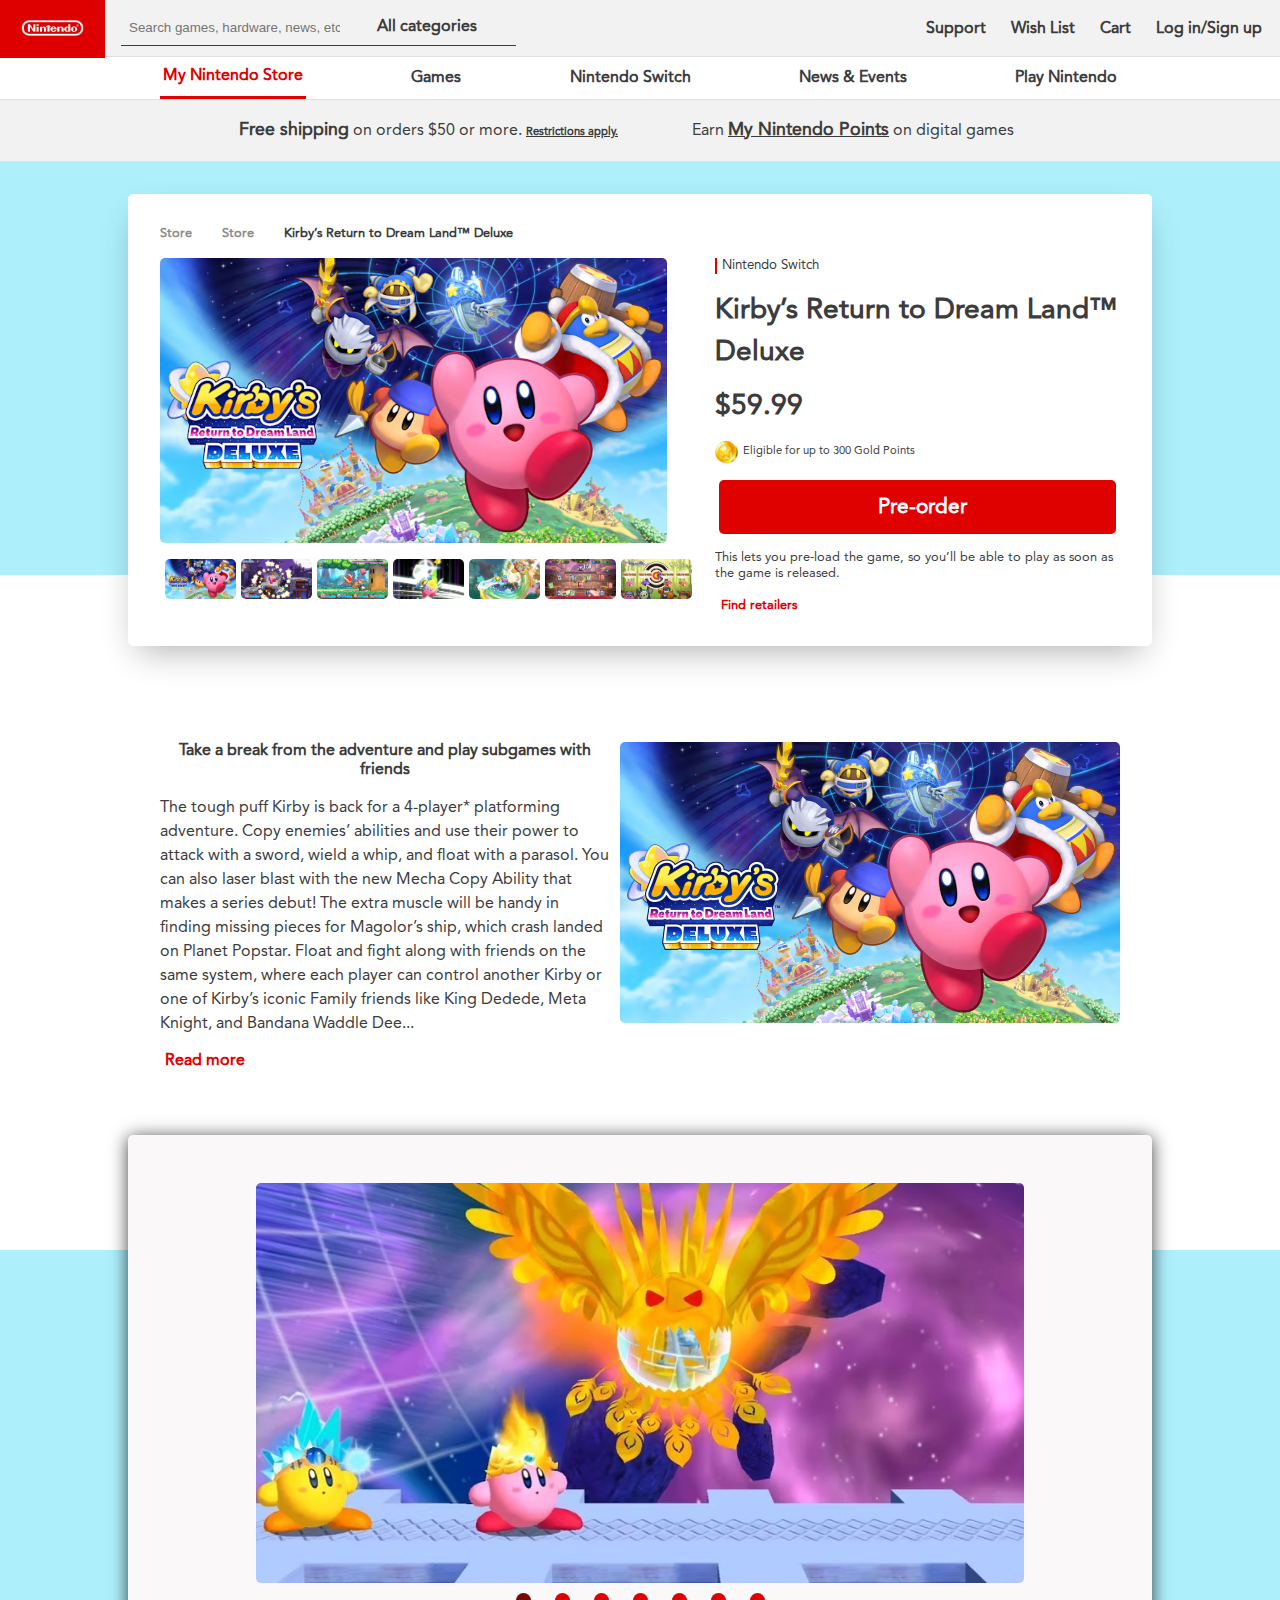
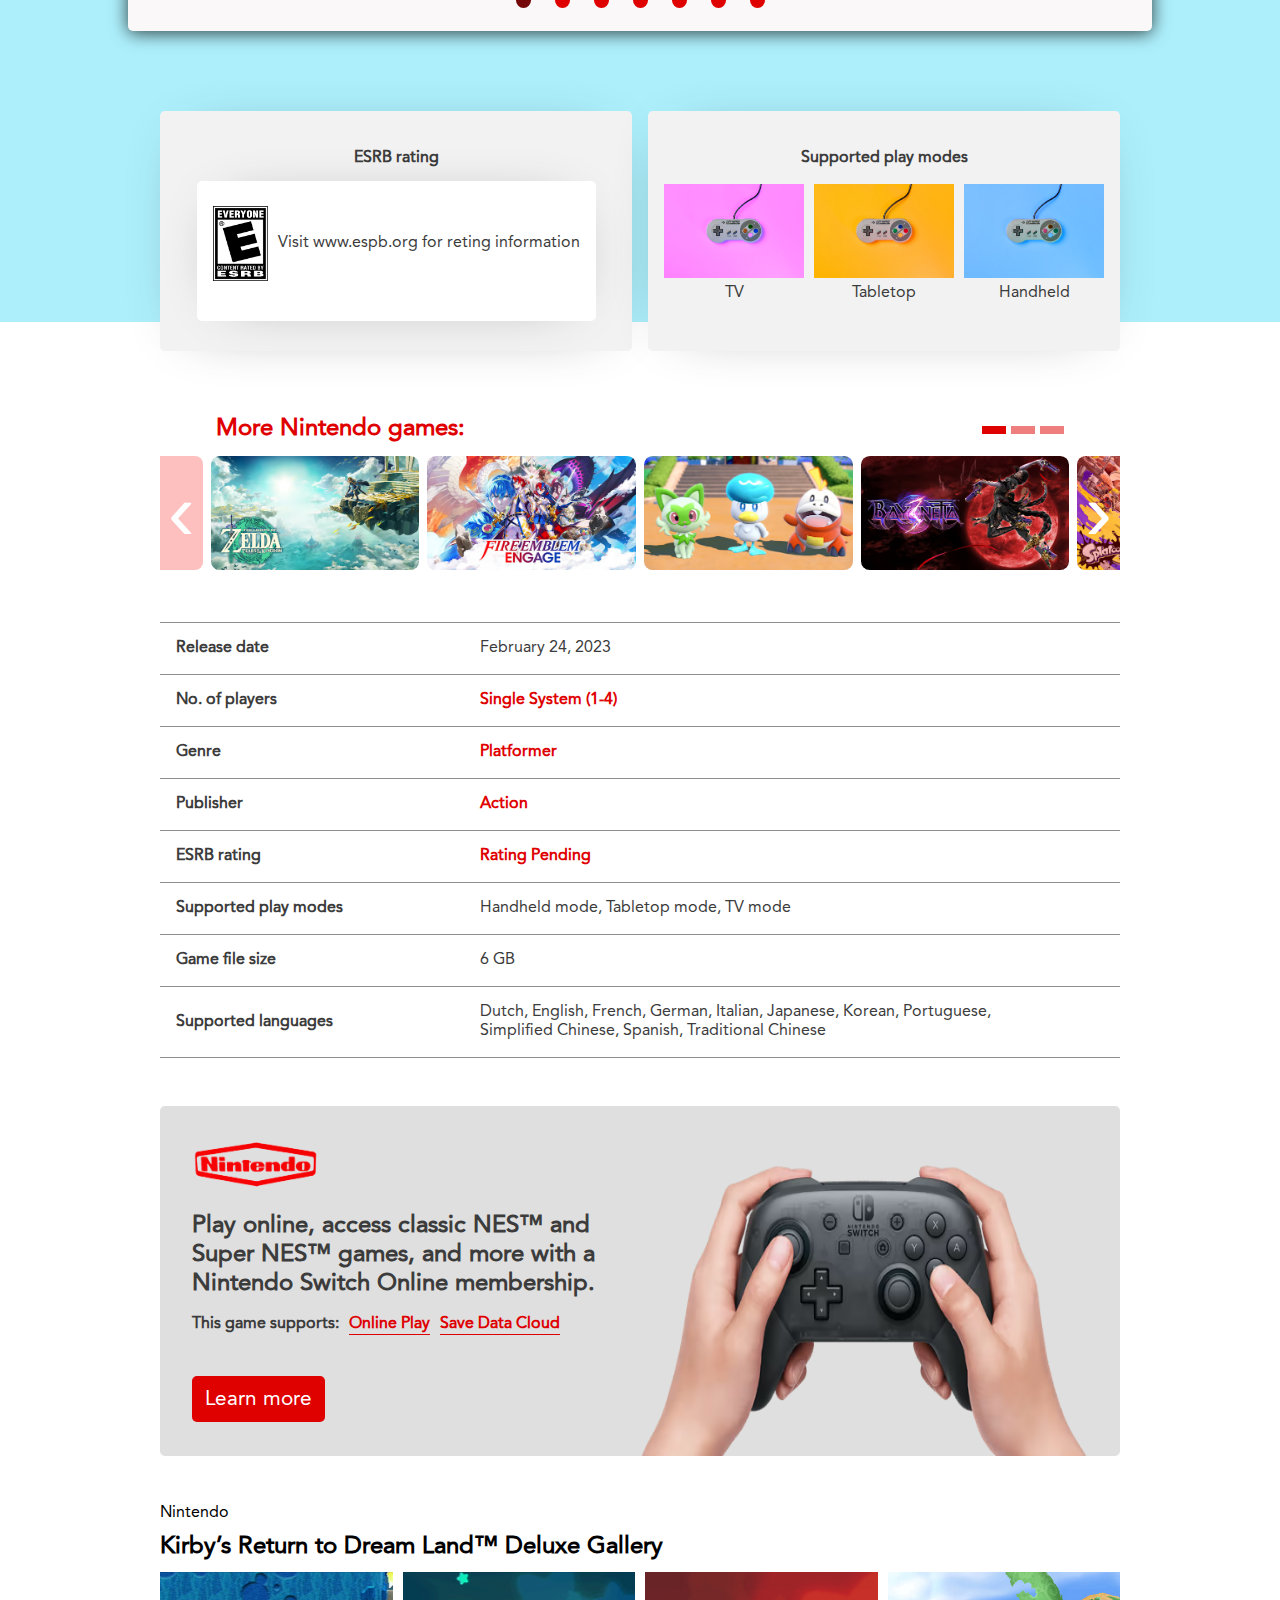
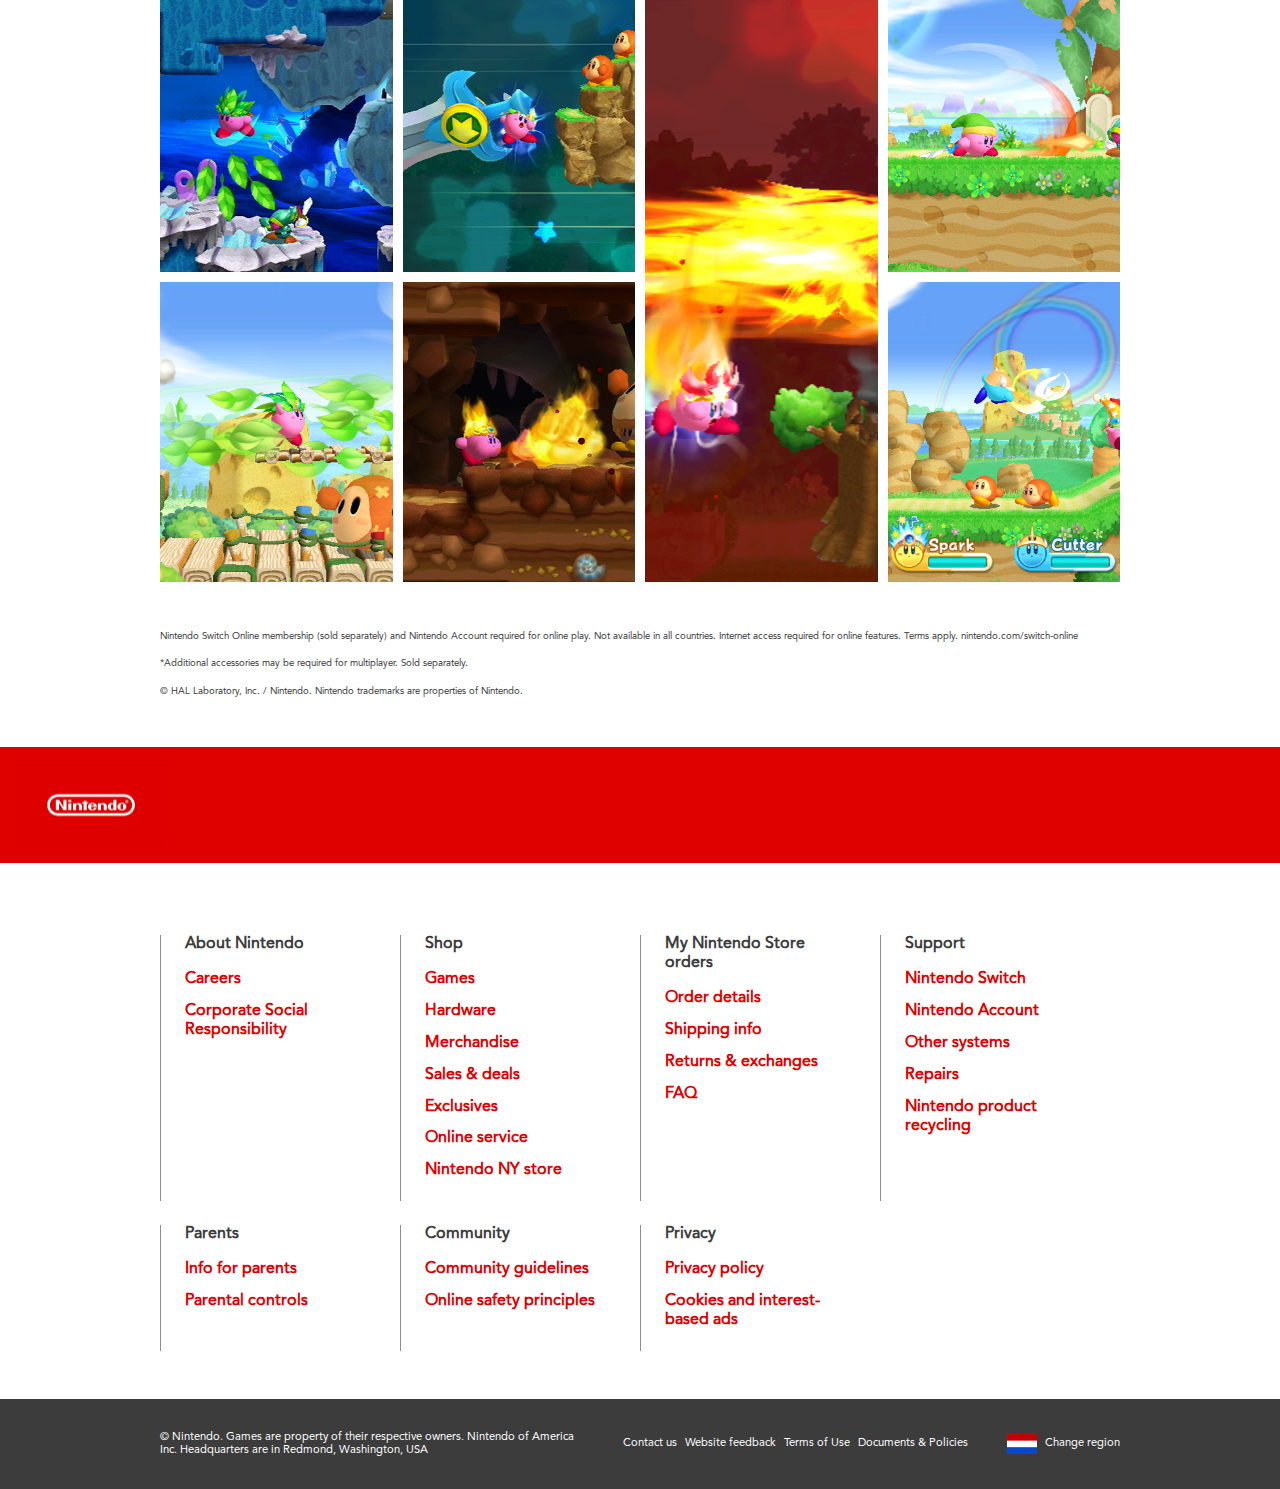
<file: index.html>
<!DOCTYPE html>
<html lang="en">
  <head>
    <meta charset="UTF-8" />
    <meta http-equiv="X-UA-Compatible" content="IE=edge" />
    <link
      rel="stylesheet"
      href="https://cdnjs.cloudflare.com/ajax/libs/font-awesome/6.2.0/css/all.min.css"
      integrity="sha512-xh6O/CkQoPOWDdYTDqeRdPCVd1SpvCA9XXcUnZS2FmJNp1coAFzvtCN9BmamE+4aHK8yyUHUSCcJHgXloTyT2A=="
      crossorigin="anonymous"
      referrerpolicy="no-referrer"
    />
    <link rel="stylesheet" href="style.css" />
    <meta
      name="viewport"
      content="width=device-width, initial-scale=1.0"
    />
    <title>Nintendo</title>
  </head>
  <body>
    <!-- /* ==============nav================*/ -->

    <nav class="nav">
      <!-- /* __________________upperNav____________ */ -->

      <div class="nav-up">
        <img
          src="./images/Nintendo_Logo_2017.png"
          class="nav-up__logo"
          alt="logo"
        />
        <form class="nav-up__form">
          <div class="form-search-nav">
            <i class="fa-solid fa-magnifying-glass"></i>
            <input
              type="search"
              class="form-search-nav__search"
              placeholder="Search games, hardware, news, etc"
            />
          </div>
          <div class="select-box">
            <div class="select-box__items">
              <div class="selected">All categories</div>
              <i class="fa-solid fa-chevron-down"></i>
            </div>
            <div class="options-container">
              <div class="option">
                <input
                  type="radio"
                  class="radio"
                  id="All-categories"
                  name="category"
                />
                <label for="All-categories"> All categories</label>
              </div>
              <div class="option">
                <input
                  type="radio"
                  class="radio"
                  id="games"
                  name="category"
                />
                <label for="games">Games</label>
              </div>
              <div class="option">
                <input
                  type="radio"
                  class="radio"
                  id="hardware"
                  name="category"
                />
                <label for="hardware">Hardware</label>
              </div>
              <div class="option">
                <input
                  type="radio"
                  class="radio"
                  id="merchandise"
                  name="category"
                />
                <label for="merchandise">Merchandise</label>
              </div>
              <div class="option">
                <input
                  type="radio"
                  class="radio"
                  id="newandevents"
                  name="category"
                />
                <label for="newandevents">News & Events</label>
              </div>
              <div class="option">
                <input
                  type="radio"
                  class="radio"
                  id="support"
                  name="category"
                />
                <label for="support">Support</label>
              </div>
            </div>
            <div class="active-bg"></div>
          </div>
        </form>
        <div class="nav-up__right">
          <ul class="nav-up__right-ul">
            <li class="nav-up__right-li">
              <a href="#" class="nav-up__right-a"
                ><i class="fa-solid fa-circle-question"></i>Support</a
              >
            </li>
            <li class="nav-up__right-li">
              <a href="#" class="nav-up__right-a">
                <i class="fa-solid fa-heart"></i>Wish List</a
              >
            </li>
            <li class="nav-up__right-li">
              <a href="#" class="nav-up__right-a">
                <i class="fa-solid fa-cart-shopping"></i>Cart</a
              >
            </li>
            <li class="nav-up__right-li open-sidebar">
              <a class="nav-up__right-a">
                <i class="fa-solid fa-right-to-bracket "></i>Log
                in/Sign up</a
              >
            </li>
          </ul>
        </div>
      </div>
      <!-- /* -----nav-search__absolute------- */ -->
      <div class="nav-search__absolute">
        <div class="nav-search-close">
          <i class="fa-sharp fa-solid fa-circle-xmark"></i>
        </div>
        <div class="nav-search__container">
          <div class="nav-search--topics">
            <h1 class="nav-search--topics__h1">Trending topics :</h1>
            <h1 class="nav-search--topics__h1">Animal Crossing</h1>
            <h1 class="nav-search--topics__h1">Nintendo Switch</h1>
            <h1 class="nav-search--topics__h1">
              Nintendo Switch games
            </h1>
            <h1 class="nav-search--topics__h1">Zelda games</h1>
            <h1 class="nav-search--topics__h1">Pokémon games</h1>
          </div>
          <div class="nav-search--products">
            <h1 class="nav-search--products__h1">
              Top store products
            </h1>
            <div class="nav-search--products__grid">
              <div class="products--grid__item">
                <img
                  src="./images/itemgame1.avif"
                  alt=""
                  class="grid--item__img"
                />
                <div class="grid--item__content">
                  <div class="item--content__title">
                    Kirby™ and the Forgotten Land
                  </div>
                  <div class="item--content__console">
                    <p class="content--console__name">
                      Nintendo Switch
                    </p>
                    <i class="fa-regular fa-heart fa-heart__open"></i>
                    <i class="fa-solid fa-heart fa-heart__close"></i>
                  </div>
                </div>
              </div>
              <div class="products--grid__item">
                <img
                  src="./images/itemgame2.avif"
                  alt=""
                  class="grid--item__img"
                />
                <div class="grid--item__content">
                  <div class="item--content__title">
                    Metroid™ Dread Global Defensive
                  </div>
                  <div class="item--content__console">
                    <p class="content--console__name">
                      Nintendo Switch
                    </p>
                    <i class="fa-regular fa-heart fa-heart__open"></i>
                    <i class="fa-solid fa-heart fa-heart__close"></i>
                  </div>
                </div>
              </div>
              <div class="products--grid__item">
                <img
                  src="./images/itemgame3.avif"
                  alt=""
                  class="grid--item__img"
                />
                <div class="grid--item__content">
                  <div class="item--content__title">
                    Pokémon™ Legends: Arceus World
                  </div>
                  <div class="item--content__console">
                    <p class="content--console__name">
                      Nintendo Switch
                    </p>
                    <i class="fa-regular fa-heart fa-heart__open"></i>
                    <i class="fa-solid fa-heart fa-heart__close"></i>
                  </div>
                </div>
              </div>
              <div class="products--grid__item">
                <img
                  src="./images/itemgame4.avif"
                  alt=""
                  class="grid--item__img"
                />
                <div class="grid--item__content">
                  <div class="item--content__title">
                    Nintendo Switch™ Sports Live
                  </div>
                  <div class="item--content__console">
                    <p class="content--console__name">
                      Nintendo Switch
                    </p>
                    <i class="fa-regular fa-heart fa-heart__open"></i>
                    <i class="fa-solid fa-heart fa-heart__close"></i>
                  </div>
                </div>
              </div>
            </div>
          </div>
        </div>
      </div>
      <div class="search__bg"></div>
      <!-- /* -------------nav-down------------ */ -->
      <div class="nav-down">
        <ul class="container nav-down--content">
          <li
            class="nav-down--content__item nav-down--content__item1"
          >
            <i class="fa-solid fa-image"></i>
            <h1 class="nav-down--h1">My Nintendo Store</h1>
            <i class="fa-solid fa-chevron-up"></i>
            <div class="nav-down--absolute  nav-down--absolute__one">
              <div class="nav-down--absolute__content container">
                <div class="nav-down--absolute__tandc">
                  <div class="nav-down--absolute__title">
                    <i class="fa-brands fa-space-awesome"></i>
                    <h1>My Nintendo Store</h1>
                  </div>
                  <div
                    class="nav-down--absolute__close nav-down--absolute__close1"
                  >
                    <i class="fa-solid fa-circle-xmark"></i>
                  </div>
                </div>
                <div class="nav-down--absolute__main-content">
                  <ul class="nav-down--absolute_ul">
                    <li class="nav-down--absolute__li">
                      <i class="fa-brands fa-unsplash"></i>Hardware
                    </li>
                    <li class="nav-down--absolute__li">
                      Nintendo Switch systems
                    </li>
                    <li class="nav-down--absolute__li">
                      Joy-Con & controllers
                    </li>
                    <li class="nav-down--absolute__li">
                      Cases & more
                    </li>
                    <li class="nav-down--absolute__li">
                      Replacement parts
                    </li>
                  </ul>
                  <ul class="nav-down--absolute_ul">
                    <li class="nav-down--absolute__li">
                      <i class="fa-solid fa-house"></i></i
                      >Merchandise
                    </li>
                    <li class="nav-down--absolute__li">
                      Apparel & accessories
                    </li>
                    <li class="nav-down--absolute__li">
                     Home & office
                    </li>
                    <li class="nav-down--absolute__li">
                      Plush
                    </li>
                    <li class="nav-down--absolute__li">
                      Toys
                    </li>
                  </ul>
                   <ul class="nav-down--absolute_ul">
                    <li class="nav-down--absolute__li">
                      <i class="fa-solid fa-star"></i>Store exclusives
                    </li>
                    <li class="nav-down--absolute__li">
                     Exclusive products
                    </li>
                    <li class="nav-down--absolute__li">
                     My Nintendo rewards
                    </li>
                    <li class="nav-down--absolute__li">
                      Nintendo Switch Online offers
                    </li>
                  </ul>
                   <ul class="nav-down--absolute_ul">
                    <li class="nav-down--absolute__li">
                      <i class="fa-solid fa-person-running"></i>Characters
                    </li>
                    <li class="nav-down--absolute__li">
                     Animal Crossing
                    </li>
                    <li class="nav-down--absolute__li">
                     Splatoon
                    </li>
                    <li class="nav-down--absolute__li">
                      Mario
                    </li>
                    <li class="nav-down--absolute__li">
                      The Legend of Zelda
                    </li>
                  </ul>
                   <ul class="nav-down--absolute_ul">
                    <li class="nav-down--absolute__li">
                     <i class="fa-solid fa-ticket"></i></i>Sales & deals
                    </li>
                   
                  </ul>
                </div>
        
                <div class="nav-down--absolute__link">
                  <a href="#">Shop all</a>
                </div>
              </div>
            </div>
          </li>
          
          <li class="nav-down--content__item
          nav-down--content__item2">
            <i class="fa-solid fa-gamepad"></i>
            <h1 class="nav-down--h1">Games</h1>
            <i class="fa-solid fa-chevron-up"></i>
             <div class="nav-down--absolute nav-down--absolute__two">
              <div class="nav-down--absolute__content container">
               
                <div class="nav-down--absolute__main-content nav-down--secondary-content">
                  <ul class="nav-down--absolute_ul nav-down--secondary-content__ul">
                    <li class="nav-down--secondary-content__li">
                    
                      <i class="fa-solid fa-volleyball"></i>
                      <p class="absolute-li--item__heading">Nintendo  games</p>
                    
                    </li>
                    <li class="nav-down--secondary-content__li">
                   
                      <i class="fa-solid fa-hand"></i>
                      <p class="absolute-li--item__heading">New releases</p>
                  
                    </li>
                    <li class="nav-down--secondary-content__li">
                    
                     <i class="fa-solid fa-calendar"></i>
                      <p class="absolute-li--item__heading">Coming soon</p>
                    
                    </li>
                    <li class="nav-down--secondary-content__li">
                    
                      <i class="fa-solid fa-shop"></i>
                      <p class="absolute-li--item__heading">Shop games</p>
                    </li>
                  </ul>
                </div>
              </div>
            </div>
          </li>
          <li class="nav-down--content__item nav-down--content__item3">
            <i class="fa-brands fa-ussunnah"></i>
            <h1 class="nav-down--h1">Nintendo Switch</h1>
            <i class="fa-solid fa-chevron-up"></i>
               <div class="nav-down--absolute nav-down--absolute__three">
              <div class="nav-down--absolute__content container">
                <div class="nav-down--absolute__main-content nav-down--secondary-content">
                  <ul class="nav-down--absolute_ul nav-down--secondary-content__ul">
                    <li class="nav-down--secondary-content__li nav-down--secondary-content__li-long">
                    
                      <img src="./images/navabsolute1.avif" alt="">
                      <p class="absolute-li--item__heading">Nintendo Switch lineup</p>
                    
                    </li>
                    <li class="nav-down--secondary-content__li">
                   
                    <i class="fa-solid fa-arrow-pointer"></i>
                      <p class="absolute-li--item__heading">Compery system</p>
                  
                    </li>
                    <li class="nav-down--secondary-content__li">
                    
                     <img src="./images/pngegg.png" alt="">
                      <p class="absolute-li--item__heading">Online service</p>
                    
                    </li>
                    <li class="nav-down--secondary-content__li">
                    
                     <img src="./images/pngegg(1).png" alt="">
                      <p class="absolute-li--item__heading">Accessories</p>
                    
                    </li>
                    <li class="nav-down--secondary-content__li">
                    
                     <img src="./images/pngegg(2).png" alt="">
                      <p class="absolute-li--item__heading">Shop systems</p>
                    </li>
                  </ul>
                </div>
              </div>
            </div>
          </li>
          <li class="nav-down--content__item ">
            <i class="fa-brands fa-weixin"></i>
            <h1 class="nav-down--h1">News & Events</h1>
          </li>
          <li class="nav-down--content__item nav-down--content__item5">
            <i class="fa-solid fa-star"></i>
            <h1 class="nav-down--h1">Play Nintendo</h1>
            <i class="fa-solid fa-chevron-up"></i>
                <div class="nav-down--absolute nav-down--absolute__five">
              <div class="nav-down--absolute__content container">
                <div class="nav-down--absolute__main-content nav-down--secondary-content">
                  <ul class="nav-down--absolute_ul nav-down--secondary-content__ul">
                    
                    <li class="nav-down--secondary-content__li">
                   
                    <i class="fa-solid fa-children"></i>
                      <p class="absolute-li--item__heading">For child</p>
                  
                    </li>
                    <li class="nav-down--secondary-content__li">
                   
                    <i class="fa-solid fa-hippo"></i>
                      <p class="absolute-li--item__heading">For parents</p>
                  
                    </li>
                    
                  </ul>
                </div>
              </div>
            </div>
          </li>
        </ul>
      </div>
    </nav>
    <!-- ----------------sidebar-nav-------------- -->
    <div class="nav--sidebar">
      <div class="sidebar--up">
        <h4>Lon in / Sing Up</h4>
        <i class="fa-sharp fa-solid fa-circle-xmark sidebar--up__closeUp close-sidebar"></i>
      </div>
      <div class="sidebar--smilings">
        <img src="./images/smiling.avif" alt="">
        <div class="sidebar--smillings__content">
          <h3>With a free account, you can</h3>
          <ul class="sidebar--smilings__ul">
          <li class="sidebar--smilings__li">Shop online</li>
          <li class="sidebar--smilings__li">Earn My Nintendo points</li>
          <li class="sidebar--smilings__li">Save a Wish List</li>
        </ul>
        </div>
        
      </div>
      <div class="sidebar--links">
        <a href="#" class="sidebar--links__1">Log in</a>
        <a href="#" class="sidebar--links__2">Sign up</a>
      </div>
      <div class="sidebar-down">
        <ul class="sidebar-down__ul">
          <li class="sidebar-down__li">
           <i class="fa-solid fa-cart-shopping"></i> <p>Order status</p>
          </li>
          <li class="sidebar-down__li">
           <i class="fa-solid fa-filter"></i> <p>My Nintendo</p>
           <i class="fa-solid fa-paperclip"></i>
          </li>
          <li class="sidebar-down__li">
          <i class="fa-solid fa-shield-halved"></i> <p>Redeem code</p>
           <i class="fa-solid fa-paperclip"></i>
          </li>
          <li class="sidebar-down__li">
           <i class="fa-solid fa-car"></i> <p>Account settling</p>
           <i class="fa-solid fa-paperclip"></i>
          </li>
        </ul>
      </div>
    </div>
    <div class="side-bar--bg__dark"></div>

    <!-- /* -----nav 1010------- */ -->
    <div class="nav-1010">
      <img src="./images/Nintendo_Logo_2017.png" class="nav-1010__logo" alt="">
    </div>

    <!-- /* -----Free shopping------- */ -->
    <div class="free-shopping ">
      <div class="container free-shopping__content">
        <ul class="free-shopping__ul">
         <li class="free-shopping__li"><i class="fa-solid fa-truck-fast"></i> <span>Free shipping</span> on orders $50 or more. <a href="#"> Restrictions apply.</a> </li>
         <li class="free-shopping__li"><i class="fa-solid fa-grip-lines-vertical"></i></li>
         
         <li class="free-shopping__li"><i class="fa-solid fa-wand-magic-sparkles"></i> Earn <span> My Nintendo Points</span> on digital games </li>
        </ul>
      </div>
    </div>

     <!-- /* -----Free shopping 1010------- */ -->
     <div class="free-shopping__1010 ">
      <div class="container free-shopping__content">
        <ul class="free-shopping__ul">        
         <li class="free-shopping__li-1010"><i class="fa-solid fa-wand-magic-sparkles"></i> Earn <span> My Nintendo Points</span> on digital games </li>
        </ul>
      </div>
    </div>

    <!-- /* ----- navBar bottom------- */ -->
    
    <div class="lower-navBar">
      <div class="nav-bar-bottom">
       
        <div class="lower-navBar__main-content--box">
        <i class="fa-solid fa-bars lower-navBar__main-content--item  lower-navBar-open-open-close"></i>
        </div>
        <!-- <div class="lower-navBar__main-content--box">
        <i class="fa-solid fa-bars lower-navBar__main-content--item  lower-navBar-open-open-close"></i>
        </div> -->
       
        <div class="lower-navBar__main-content--box">
        <i class="fa-solid fa-mug-hot lower-navBar__main-content--item"></i> </div>
        <div class="lower-navBar__main-content--box">
        <i class="fa-solid fa-magnifying-glass-dollar lower-navBar__main-content--item
        lower-navBar--box-search form-search-nav--down"></i> </div>
        <div class="lower-navBar__main-content--box">
        <i class="fa-solid fa-cart-shopping lower-navBar__main-content--item"></i></div>
        <div class="lower-navBar__main-content--box">
        <i class="fa-solid fa-user lower-navBar__main-content--item open-sidebar"></i></div>
        
      </div>

  
      
      
      <div class="lower-navBar__main-menu lower-navBar__main-menu--starter ">
       
        <div class="lower-navBar__main-menu--herader">
          <h3 class="lower-navBar__main-menu--herader-h3">Menu</h3>
         <i class="fa-solid fa-lock lower-navBar__main-menu--herader-close"></i>
        </div>
        <ul class="lower-navBar__main-menu--ul">
          <li class="lower-navBar__main-menu--li lower-navBar__main-menu--li--go--store"><i class="fa-brands fa-slack"></i> <p class="lower-navBar__main-menu--li--p">My Nintendo Store</p><i class="fa-solid fa-arrow-right lower-navBar__main-menu--right--i"></i> </li>
          <li class="lower-navBar__main-menu--li lower-navBar__main-menu--li--go--games"><i class="fa-solid fa-bomb"></i><p class="lower-navBar__main-menu--li--p">Games</p><i class="fa-solid fa-arrow-right lower-navBar__main-menu--right--i"></i></li>
          <li class="lower-navBar__main-menu--li lower-navBar__main-menu--li--go--switch"><i class="fa-solid fa-camera-retro"></i>
          <p class="lower-navBar__main-menu--li--p">Nintendo Switch</p><i class="fa-solid fa-arrow-right lower-navBar__main-menu--right--i"></i></li>
          <li class="lower-navBar__main-menu--li"><i class="fa-solid fa-pen"></i><p class="lower-navBar__main-menu--li--p">News & Events</p></li>
          <li class="lower-navBar__main-menu--li lower-navBar__main-menu--li--go--play-nintendo"><i class="fa-solid fa-ghost"></i><p class="lower-navBar__main-menu--li--p">Play Nintendo</p><i class="fa-solid fa-arrow-right lower-navBar__main-menu--right--i"></i></li>
          <li class="lower-navBar__main-menu--li"><i class="fa-solid fa-bolt"></i><p class="lower-navBar__main-menu--li--p">Support</p></li>
          <li class="lower-navBar__main-menu--li"><i class="fa-solid fa-gift"></i><p class="lower-navBar__main-menu--li--p">Change Status</p></li>
        </ul>
        </div>
<!-- -------------- -->
        <div class="lower-navBar__main-menu--play-nintendo lower-navBar__main-menu">
        <div class="lower-navBar__main-menu--herader">
          <i class="fa-sharp fa-solid fa-chevron-left lower-navBar__main-menu--herader-go-back"></i>
          <h3 class="lower-navBar__main-menu--herader-h3">Play Nintendo</h3>
         <i class="fa-solid fa-lock lower-navBar__main-menu--herader-close"></i>
        </div>
        <ul class="lower-navBar__main-menu--ul">
          <li class="lower-navBar__main-menu--li"> <p class="lower-navBar__main-menu--li--p">For kids</p> </li>
          <li class="lower-navBar__main-menu--li"><p class="lower-navBar__main-menu--li--p">For parents</p></li>
        </ul>
      </div>

       <div class="lower-navBar__main-menu--switch lower-navBar__main-menu">
        <div class="lower-navBar__main-menu--herader">
          <i class="fa-sharp fa-solid fa-chevron-left lower-navBar__main-menu--herader-go-back"></i>
          <h3 class="lower-navBar__main-menu--herader-h3">Nintendo Switch</h3>
         <i class="fa-solid fa-lock lower-navBar__main-menu--herader-close"></i>
        </div>
        <ul class="lower-navBar__main-menu--ul">
          <li class="lower-navBar__main-menu--li"> <p class="lower-navBar__main-menu--li--p">Nintendo Switch lineup</p> </li>
          <li class="lower-navBar__main-menu--li"><p class="lower-navBar__main-menu--li--p">Compare systems</p></li>
          <li class="lower-navBar__main-menu--li"><p class="lower-navBar__main-menu--li--p">Online service</p></li>
          <li class="lower-navBar__main-menu--li"><p class="lower-navBar__main-menu--li--p">Accessories</p></li>
          <li class="lower-navBar__main-menu--li"><p class="lower-navBar__main-menu--li--p">Shop systems</p></li>
        </ul>
      </div>

          <div class="lower-navBar__main-menu--game lower-navBar__main-menu">
        <div class="lower-navBar__main-menu--herader">
          <i class="fa-sharp fa-solid fa-chevron-left lower-navBar__main-menu--herader-go-back"></i>
          <h3 class="lower-navBar__main-menu--herader-h3">Games</h3>
         <i class="fa-solid fa-lock lower-navBar__main-menu--herader-close"></i>
        </div>
        <ul class="lower-navBar__main-menu--ul">
          
          <li class="lower-navBar__main-menu--li"><p class="lower-navBar__main-menu--li--p">Nintendo Switch games</p></li>
          <li class="lower-navBar__main-menu--li"><p class="lower-navBar__main-menu--li--p">New releases</p></li>
          <li class="lower-navBar__main-menu--li"><p class="lower-navBar__main-menu--li--p">Coming soon</p></li>
          <li class="lower-navBar__main-menu--li"><p class="lower-navBar__main-menu--li--p">Shop games</p></li>
        </ul>
      </div>

      <div class="lower-navBar__main-menu--store lower-navBar__main-menu">
        <div class="lower-navBar__main-menu--herader">
          <i class="fa-sharp fa-solid fa-chevron-left lower-navBar__main-menu--herader-go-back"></i>
          <h3 class="lower-navBar__main-menu--herader-h3">My Nintendo Store</h3>
         <i class="fa-solid fa-lock lower-navBar__main-menu--herader-close"></i>
        </div>
        <ul class="lower-navBar__main-menu--ul">
          
          <li class="lower-navBar__main-menu--li"><p class="lower-navBar__main-menu--li--p">Shop</p></li>
          <li class="lower-navBar__main-menu--li"><p class="lower-navBar__main-menu--li--p">Sale & deals</p></li>
        </ul>
      </div>

      </div>
      <div class="lower-navBar__main-menu--dark"></div>
    </div>

    <!-- /* -----section1------- */ -->
    <section class="section1">
      <div class="section1--container">
        <div class="container content1">
          <div class="content1--up">
            <p class="content1--up__text">Store</p>
           <i class="fa-solid fa-circle-chevron-right"></i>
           <p class="content1--up__text">Store</p>
           <i class="fa-solid fa-circle-chevron-right"></i>
            <p class="content1--up__text">Kirby’s Return to Dream Land™ Deluxe</p>
          </div>
           <div class="content1--middle">
            <div id="room-gallery" class="room-gallery">
          <i class="fa-solid fa-square-caret-left room-gallery__left btn-absolute-left btn-absolute"></i>
        <img class="gallery-hightlight" src="./images/content1--middle__img1.jpeg" alt="room1" />
        <i class="fa-solid fa-square-caret-right room-gallery__right btn-absolute-right btn-absolute"></i>
        <div class="room-preview">
          <i class="fa-solid fa-square-caret-left room-gallery__left"></i>
          <img src="./images/content1--middle__img1.jpeg" class="room-active content1--middle__images-item section1-img1" alt="" />
         
          <img src="./images/content1--middle__img2.jpeg" class="content1--middle__images-item section1-img2" alt="" />
          <img src="./images/content1--middle__img3.jpeg" class="content1--middle__images-item section1-img3" alt="" />
          <img src="./images/content1--middle__img4.avif" class="content1--middle__images-item section1-img4" alt="" />
          <img src="./images/content1--middle__img5.avif" class="content1--middle__images-item section1-img5" alt="" />
          <img src="./images/content1--middle__img6.avif" class="content1--middle__images-item section1-img6" alt="" />
          <img src="./images/content1--middle__img7.avif" class="content1--middle__images-item section1-img7" alt="" />
          <i class="fa-solid fa-square-caret-right room-gallery__right"></i>
        </div>
            
        </div>
        <div class="content1--middle__description">
          <h5 class="middle--description__h3">
            Nintendo Switch
          </h5>
          <h1 class="middle--description__h1">Kirby’s Return to Dream Land™ Deluxe</h1>
          <div class="middle--description__price">
            <p>$59.99</p>
           <i class="fa-regular fa-face-kiss description__priceOn kiss-open"></i>
           <i class="fa-solid fa-face-kiss description__priceOff kiss-close"></i>
          </div>
          <p class="middle--description__coin"><img src="./images/gold-coin.avif" alt="">Eligible for up to 300 Gold Points</p>
          <div class="middle--description__link">
          <a href="#" class="middle--description__links"><i class="fa-solid fa-sort"></i>Pre-order</a>
          </div>
          <p class="middle--description__smltxt">This lets you pre-load the game, so you’ll be able to play as soon as the game is released.</p>
          <a href="#" class="middle--description__down"><i class="fa-solid fa-house"></i>Find retailers</a>
        </div>

           </div>
           <!-- <div class="conteiner1--down">
            <img src="./images/ESRB.png" alt="">
           </div> -->
        </div>
      </div>
    </section>

    <!-- /* -----section2------- */ -->
    <section class="section2">
        <div class="container content2">
          <div class="section2--main-text">
            <h4>Take a break from the adventure and play subgames with friends</h4>
            <p>The tough puff Kirby is back for a 4-player* platforming adventure. Copy enemies’ abilities and use their power to attack with a sword, wield a whip, and float with a parasol. You can also laser blast with the new Mecha Copy Ability that makes a series debut! The extra muscle will be handy in finding missing pieces for Magolor’s ship, which crash landed on Planet Popstar. Float and fight along with friends on the same system, where each player can control another Kirby or one of Kirby’s iconic  Family friends like King Dedede, Meta Knight, and Bandana Waddle Dee<span class="section2--dots">...</span><span class="section2--see-more">Play attractions built around returning subgames like Samurai Kirby as well as some brand-new ones like Magolor’s Tome Trackers. Bring along up to 3 additional friends on a detour from the adventure as you compete on the same system* and share the fun together!</span></p>
        <div class="section2--read-more-less">
        <i class="fa-solid fa-plus plus-read-more"></i><i class="fa-solid fa-minus minus-read-more"></i><a  class="section2-read-more__btn">Read more</a>
       </div>
      </div>
   <img src="./images/forReadMore.avif"  alt="section2-img">
  </div> 
</section>

<!-- /* -----section3------- */ -->
<section class="section3">
  <div class="container content3">
    <div class="carousel">
      <button class="carousel__button carousel__button--left is-hidden"><i class="fa-solid fa-delete-left"></i> </button>
      <div class="carousel__track-container">
        <ul class="carousel__track">
          <li class="carousel__slide current-slide">
            <img class='carousel__image' src="./images/section3-img1.avif" alt="">
          </li>
          <li class="carousel__slide">
            <img class='carousel__image' src="./images/section3-img2.avif" alt="">
          </li>
          <li class="carousel__slide">
            <img class='carousel__image' src="./images/section3-img3.avif" alt="">
          </li>
          <li class="carousel__slide">
            <img class='carousel__image' src="./images/section3-img4.avif" alt="">
          </li>
          <li class="carousel__slide">
            <img class='carousel__image' src="./images/section3-img5.avif" alt="">
          </li>
          <li class="carousel__slide">
            <img class='carousel__image' src="./images/section3-img6.avif" alt="">
          </li>
          <li class="carousel__slide">
            <img class='carousel__image' src="./images/section3-img7.avif" alt="">
          </li>
        </ul>
      </div>
      <button class="carousel__button carousel__button--right"><i class="fa-solid fa-delete-left"></i></button>

      <div class="carousel__nav">
        <button class="carousel__indicator current-slide"></button>
        <button class="carousel__indicator"></button>
        <button class="carousel__indicator"></button>
        <button class="carousel__indicator"></button>
        <button class="carousel__indicator"></button>
        <button class="carousel__indicator"></button>
        <button class="carousel__indicator"></button>
      </div>
    </div>
  </div>
</section>

<!-- /* -----section4------- */ -->
<section class="section4">
  <div class="container content4">
    <div class="content4__left-up content4__container">
      <h1 class="content4__left-up--h1">ESRB rating</h1>
      <div class="content4__main-content--all  content4__left-up--rp">
        <img src="./images/ESRB.png" alt="" class="content4__rp">
        <p class="content4__rp--p">Visit www.espb.org for reting information</p>
      </div>
      </div>
      <div class="content4__right-down content4__container">
        <h1 class="content4__right-down--h1">Supported play modes</h1>
        <div class=" content4__main-content--all content4__right-down--main-content">
        <div class="content4__tv content4__right-down--img">
          <img src="./images/section3nt3.jpg" 
          alt="">
          <p>TV</p>
        </div>
        <div class="content4__tt content4__right-down--img">
          <img src="./images/section3nt3.jpg" 
          alt="">
          <p>Tabletop</p>
        </div>
        <div class="content4__nt content4__right-down--img">
          <img src="./images/section3nt3.jpg" 
          alt="">
          <p>Handheld</p>
        </div>
        </div>
      </div>
    </div>
</section>
<!-- /* -----section5------- */ -->
<section class="section5">
  <div class="container content5">
    <div class="section5__row">
      <div class="section5__row--header">
        <h3 class="row__header--title">More Nintendo games:</h3>
        <div class="section5__progress-bar">
          <!-- <div class="section5__progress-bar--items section5__active "></div>
          <div class="section5__progress-bar--items "></div>
          <div class="section5__progress-bar--items "></div>
           -->
        </div>
      </div>
    <div class="section5__container">
      <button class="section5__handle section5__handle-left"><div class="section5__handle--text"> &#8249;</div></button>
      <div class="section5__slider">
        <img src="./images/section5-1.avif" alt="" class="section5__imgs">
        <img src="./images/section5-2.avif" alt="" class="section5__imgs">
        <img src="./images/section5-3.avif" alt="" class="section5__imgs">
        <img src="./images/section5-4.avif" alt="" class="section5__imgs">
        <img src="./images/section5-5.avif" alt="" class="section5__imgs">
        <img src="./images/section5-6.avif" alt="" class="section5__imgs">
        <img src="./images/section5-7.avif" alt="" class="section5__imgs">
        <img src="./images/section5-8.avif" alt="" class="section5__imgs">
        <img src="./images/section5-9.avif" alt="" class="section5__imgs">
        <img src="./images/section5-10.avif" alt="" class="section5__imgs">
        <img src="./images/section5-11.avif" alt="" class="section5__imgs">
        <img src="./images/section5-12.avif" alt="" class="section5__imgs">
      </div>
       <button class="section5__handle section5__handle-right"><div class="section5__handle--text">&#8250;</div></button>
    </div>
    </div>
  </div>
</section>
<!-- /* -----section6------- */ -->
<section class="section6">
  <div class="container content6">
    <div class="content6__box">
    <div class="content6__item">
      <div class="content6__item--self">
      <i class="fa-solid fa-calendar-days"></i><h2 class="content6__item--h2">Release date</h2></div> <p  class="content6__item--p">February 24, 2023</p>
    </div>
    <div class="content6__item">
      <div class="content6__item--self">
      <i class="fa-sharp fa-solid fa-people-arrows"></i><h2 class="content6__item--h2">No. of players</h2></div> <a href="#" class="content6__item--a">Single System (1-4)</a>
    </div>
    <div class="content6__item">
      <div class="content6__item--self">
     <i class="fa-sharp fa-solid fa-gamepad"></i><h2 class="content6__item--h2">Genre</h2></div> <a href="#" class="content6__item--a">Platformer</a>
    </div>
    <div class="content6__item">
      <div class="content6__item--self">
      <i class="fa-solid fa-house"></i><h2 class="content6__item--h2">Publisher</h2 > </div><a href="#" class="content6__item--a">Action</a>
    </div>
    <div class="content6__item"> <div class="content6__item--self">
      <i class="fa-solid fa-hammer"></i><h2 class="content6__item--h2">ESRB rating</h2></div> <a href="#" class="content6__item--a">Rating Pending</a>
    </div>
    <div class="content6__item"> <div class="content6__item--self">
      <i class="fa-solid fa-terminal"></i><h2 class="content6__item--h2">Supported play modes</h2 ></div> <p class="content6__item--p">Handheld mode, Tabletop mode, TV mode</p>
    </div>
    <div class="content6__item"><div class="content6__item--self">
      <i class="fa-solid fa-database"></i><h2 class="content6__item--h2">Game file size</h2 ></div> <p class="content6__item--p">6 GB</p>
    </div>
    <div class="content6__item">
      <div class="content6__item--self">
      <i class="fa-solid fa-globe"></i><h2 class="content6__item--h2">Supported languages</h2> </div><p class="content6__item--p">Dutch, English, French, German, Italian, Japanese, Korean, Portuguese, Simplified Chinese, Spanish, Traditional Chinese</p>
    </div>
   </div>
  </div>
</section>

<!-- /* -----section7------- */ -->
<section class="section7">
  <div class="container content7">
    <div class="content7__box">
    <div class="content7__info">
      <img src="./images/nintendo-7797.png" class="content7__info--logo" alt="">
      <h1 class="content7__info--h1">
        Play online, access classic NES™ and Super NES™ games, and more with a Nintendo Switch Online membership.
      </h1>
      <div class="content7__info--links">
        <p>This game supports:</p><a href="#" class="content7__info--link">Online Play</a>
        <a href="#" class="content7__info--link">Save Data Cloud</a>
      </div>
      <div class="content7__info--btn-box">
      <a href="#" class="content7__info--btn">Learn more</a>
      </div>
    </div>
    <div class="content7__img--box">
    <img src="./images/section7img2.avif" alt="" class="content7__img">
    </div>
    </div>
  </div>
</section>


<!-- /* -----section8------- */ -->
<section class="section8">
  <div class="container content8">
    <div class="content8__box">
      <p class="content8__autor">Nintendo</p>
    <h2 class="content8__header">
Kirby’s Return to Dream Land™ Deluxe Gallery
    </h2>
    <div class="content8__gallery-img content8__img1">
      <div class="content8__title">
        <a href="#">Kirby’s adventure</a>
      </div>
    </div>
    <div class="content8__gallery-img content8__img2">
      <div class="content8__title">
        <a href="#">Kirby’s adventure</a>
      </div>
    </div>
    <div class="content8__gallery-img content8__img3">
      <div class="content8__title">
        <a href="#">Kirby’s adventure</a>
      </div>
    </div>
    <div class="content8__gallery-img content8__img4">
      <div class="content8__title">
        <a href="#">Kirby’s adventure</a>
      </div>
    </div>
    <div class="content8__gallery-img content8__img5">
      <div class="content8__title">
        <a href="#">Kirby’s adventure</a>
      </div>
    </div>
    <div class="content8__gallery-img content8__img6">
      <div class="content8__title">
        <a href="#">Kirby’s adventure</a>
      </div>
    </div>
    <div class="content8__gallery-img content8__img7">
      <div class="content8__title">
        <a href="#">Kirby’s adventure</a>
      </div>
    </div>
  </div>
  </div>
</section>

<!-- /* -----section9------- */ -->
<section class="section9">
  <div class="container content9">
    <p class="caption8__text">Nintendo Switch Online membership (sold separately) and Nintendo Account required for online play. Not available in all countries. Internet access required for online features. Terms apply. nintendo.com/switch-online</p>
    <p class="caption8__text">*Additional accessories may be required for multiplayer. Sold separately.</p>
    <p class="caption8__text">© HAL Laboratory, Inc. / Nintendo. Nintendo trademarks are properties of Nintendo.</p>
  </div>
</section>

<!-- /* -----footer------- */ -->
<!-- /* -----footer up------- */ -->
<footer class="footer-up">
  <div class="footer-up__nav">
    <img src="./images/Nintendo_Logo_2017.png" alt="" 
    class="footer-up__nav--img">
    <div class="footer-up__nav--links">
      <i class="fa-brands fa-facebook footer-up__nav--link"></i>
      <i class="fa-brands fa-instagram footer-up__nav--link"></i>
      <i class="fa-brands fa-twitter footer-up__nav--link"></i>
      <i class="fa-brands fa-youtube footer-up__nav--link"></i>
    </div>
  </div>
  <div class="container content9">
    <div class="footer-up__main-content">
      <div class="footer-up__main-item">
        <p class="footer-up__main-item__p">About Nintendo</p>
        <ul class="footer-up__main-item__ul">
          <li class="footer-up__main-item__li">Careers</li>
          <li class="footer-up__main-item__li">Corporate Social Responsibility</li>
        </ul>
      </div>
      <div class="footer-up__main-item">
        <p class="footer-up__main-item__p">Shop</p>
        <ul class="footer-up__main-item__ul">
          <li class="footer-up__main-item__li">Games</li>
          <li class="footer-up__main-item__li">Hardware</li>
          <li class="footer-up__main-item__li">Merchandise</li>
          <li class="footer-up__main-item__li">Sales & deals</li>
          <li class="footer-up__main-item__li">Exclusives</li>
          <li class="footer-up__main-item__li">Online service</li>
          <li class="footer-up__main-item__li">Nintendo NY store</li>
        </ul>
      </div>
      <div class="footer-up__main-item">
        <p class="footer-up__main-item__p">My Nintendo Store orders</p>
        <ul class="footer-up__main-item__ul">
          <li class="footer-up__main-item__li">Order details</li>
          <li class="footer-up__main-item__li">Shipping info</li>
          <li class="footer-up__main-item__li">Returns & exchanges</li>
          <li class="footer-up__main-item__li">FAQ</li>
        </ul>
      </div>
      <div class="footer-up__main-item">
        <p class="footer-up__main-item__p">Support</p>
        <ul class="footer-up__main-item__ul">
          <li class="footer-up__main-item__li">Nintendo Switch</li>
          <li class="footer-up__main-item__li">Nintendo Account</li>
          <li class="footer-up__main-item__li">Other systems</li>
          <li class="footer-up__main-item__li">Repairs</li>
          <li class="footer-up__main-item__li">Nintendo product recycling</li>
        </ul>
      </div>
      <div class="footer-up__main-item">
        <p class="footer-up__main-item__p">Parents</p>
        <ul class="footer-up__main-item__ul">
          <li class="footer-up__main-item__li">Info for parents</li>
          <li class="footer-up__main-item__li">Parental controls</li>
        </ul>
      </div>
      <div class="footer-up__main-item">
        <p class="footer-up__main-item__p">Community</p>
        <ul class="footer-up__main-item__ul">
          <li class="footer-up__main-item__li">Community guidelines</li>
          <li class="footer-up__main-item__li">Online safety principles</li>
        </ul>
      </div>
      <div class="footer-up__main-item">
        <p class="footer-up__main-item__p">Privacy</p>
        <ul class="footer-up__main-item__ul">
          <li class="footer-up__main-item__li">Privacy policy</li>
          <li class="footer-up__main-item__li">Cookies and interest-based ads</li>
        </ul>
      </div>
    </div>
    </div>
</footer>
    <!-- /* -----footer down------- */ -->
    
  <div class="footer-down-content">
    <div class="container ">
    <div class="footer-down">
      <p class="footer-down__p">© Nintendo. Games are property of their respective owners. Nintendo of America Inc. Headquarters are in Redmond, Washington, USA</p>
      <div class="footer-down__items">
        <a class="footer-down__item">Contact us</a>
        <a class="footer-down__item">Website feedback</a>
        <a class="footer-down__item">Terms of Use</a>
        <a class="footer-down__item">Documents & Policies</a>
      </div>
      <div class="footer-down__flag">
        <img src="./images/theNetherlands.png" alt="">
        <a >Change region</a>
      </div>
    </div>
  </div>
</div>


    <script type="module" src="script.js"></script>
    <script src="openImages.js"></script>
  </body>
</html>
</file>
<file: style.css>
@font-face {
  font-family: 'Avenir';
  src: url(./font-family/AvenirLTStd-Roman.otf);
}

:root {
  /* colors */
  --white: #ffffff;
  --red: #df0000;
  --gray: #f2f2f2;
  --dark-gray-light: #dfdfdf;
  --dark-gray-dark: #3c3c3c;
  --dark-gray: #8e8e8e;
  /* font-weight */
  --font-family: 'Avenir', sans-serif;
  --font-weight-light: 300;
  --font-weight-medium: 400;
  --font-weight-bold: 700;
  /* marpad */
  --marpad--2: 2rem;
  --marpad--1: 1rem;
  --marpad--3: 3rem;
  --marpad--05: 0.5rem;
  --marpad--4: 4rem;
  /* section5 */
  --slider-padding: 5rem;
  --img-gap: 0.25rem;
}

*::after,
*::before,
* {
  margin: 0;
  padding: 0;
  box-sizing: border-box;
}

body {
  font-family: var(--font-family);
  overflow-x: hidden;
  background-color: var(-white);
}

img {
  width: 100%;
}

/* ==============nav================*/
.nav {
  position: fixed;
  width: 100%;
  top: 0;
  z-index: 3;
}
/* -------------upperNav------------ */

.nav-up {
  height: 3.5rem;
  display: flex;
  align-items: center;
  background-color: var(--gray);
}

.nav-up__logo {
  width: 105px;
  margin-right: 1rem;
  z-index: 3;
}

.nav-up__form {
  display: flex;
  align-items: center;
  border-bottom: 1px solid var(--dark-gray-dark);
  transition: all 0.4s;
  z-index: 3;
}

.form-search-nav {
  position: relative;
  cursor: pointer;
}

.nav-up__form:hover {
  border-bottom: 1px solid var(--red);
}

.form-search-nav__search {
  border: none;
  background-color: var(--gray);
  line-height: 1.5;
  width: 15rem;
  outline: none;
  cursor: pointer;
  transition: all 0.4s;
  padding: 0.5rem 0.5rem 0.5rem;
}

.fa-magnifying-glass {
  font-size: 1.3rem;
  color: var(--dark-gray-dark);
  transition: all 0.4s;
}

.select-box {
  display: flex;
  flex-direction: column;
}

.options-container {
  background-color: var(--white);
  color: var(--dark-gray-dark);
  width: 155px;
  transition: all 0.4s;
  border-radius: 5px;
  overflow: hidden;
  position: absolute;
  top: 45px;
  box-shadow: 1px 5px 14px 0px rgba(0, 0, 0, 0.75);
  max-height: 0px;
  z-index: 4;
}

.active {
  max-height: 240px;
}

.active-bg {
  display: none;
  width: 100vw;
  height: 100vh;
  background-color: rgba(0, 0, 0, 0);
  z-index: 3;
  position: fixed;
  top: 0;
  left: 0;
}

.select-box .option,
.selected {
  padding: 0.5rem 1rem;
  cursor: pointer;
}

.select-box .option:hover {
  background-color: var(--dark-gray-light);
}

.select-box label {
  cursor: pointer;
}

.select-box .option .radio {
  display: none;
}

.selected {
  color: var(--dark-gray-dark);
  font-weight: var(--font-weight-bold);
  transition: color 0.4s;
  /* position: relative; */
  width: 155px;
}

.select-box__items {
  position: relative;
  cursor: pointer;
}

.selected:hover {
  color: var(--red);
}
.select-box__items:hover {
  color: var(--red);
}

.fa-chevron-down {
  position: absolute;
  right: 0;
  top: 50%;
  transform: translate(0, -50%);
  transition: all 0.4s;
  font-size: 1.2rem;
  pointer-events: none;
}

.active1 {
  transform: rotateX(180deg);
  top: 30%;
}

.nav-up__right {
  margin-left: auto;
  margin-right: 0.5rem;
}

.nav-up__right-ul {
  display: flex;
  list-style-type: none;
  align-items: center;
}

.nav-up__right-li {
  color: var(--dark-gray-dark);
  font-weight: var(--font-weight-bold);
  font-size: 1rem;
  text-decoration: none;
  margin: 0 0.6rem;
  cursor: pointer;
  transition: all 0.4s;
  display: flex;
  align-items: center;
}

.nav-up__right-li i {
  font-size: 1.2rem;
  margin-right: 6px;
}

.nav-up__right-a {
  color: var(--dark-gray-dark);
  text-decoration: none;
  transition: all 0.4s;
}

:where(.nav-up__right-li a):hover {
  color: var(--red);
}

/* -------------nav-search__absolute------------ */

.nav-search__absolute {
  padding: 5rem 21px 5rem;
  position: absolute;
  background-color: var(--gray);
  /* height: ; */
  width: 100vw;
  top: 0;
  display: none;
  z-index: 2;
}

.nav-search-close {
  position: absolute;
  top: 10px;
  right: 25px;
  font-size: 1.7rem;
  cursor: pointer;
  color: var(--dark-gray-dark);
}

.nav-search__container {
  min-width: 764px;
  max-width: 1124px;
  display: flex;
  justify-content: space-between;
  margin: 0 auto;
}

.nav-search--topics {
  font-size: 0.7rem;
  color: var(--red);
  transition: all 0.4s;
}

.nav-search--topics__h1:first-of-type {
  color: var(--dark-gray-dark);
}
.nav-search--topics__h1:first-of-type:hover {
  color: var(--dark-gray-dark);
}

.nav-search--topics__h1 {
  font-weight: var(--font-weight-bold);
  cursor: pointer;
  margin-bottom: 1rem;
  transition: all 0.4s;
}

.nav-search--topics__h1:hover {
  color: rgb(131, 2, 2);
}

.nav-search--products {
}

.nav-search--products__h1 {
  font-weight: var(--font-weight-bold);
  cursor: pointer;
  margin-bottom: 1rem;
  font-size: 1rem;
  color: var(--dark-gray-dark);
}

.nav-search--products__grid {
  display: grid;
  grid-template-columns: 1fr 1fr;
  grid-template-rows: 1fr 1fr;
  gap: 2rem;
}

.products--grid__item {
  display: flex;
  border: 1px solid var(--dark-gray);
  border-radius: 5px;
  width: 340px;
  position: relative;
}

.grid--item__img {
  width: 140px;
  object-fit: content;
  transition: all 0.4s;
}

.grid--item__img:hover {
  opacity: 0.8;
}

.grid--item__content {
  padding: 0.5rem;
  display: flex;
  flex-direction: column;
  justify-content: space-between;
}

.item--content__title {
  font-weight: var(--font-weight-bold);
  color: var(--dark-gray-dark);
  font-size: 0.8rem;
}

.item--content__console {
  display: flex;
  justify-content: space-between;
  align-items: center;
}

.content--console__name {
  font-size: 0.8rem;
  padding-left: 5px;
  border-left: 2px solid var(--red);
}

.products--grid__item i {
  position: absolute;
  right: 7px;
}

.fa-heart__close {
  color: var(--red);
  display: block;
  font-size: 1.3rem;
  padding-right: 0px;
  cursor: pointer;
  pointer-events: none;
  z-index: 0;
}
.fa-heart__open {
  color: var(--red);
  display: block;
  font-size: 1.3rem;
  padding-right: 0px;
  cursor: pointer;
  z-index: 1;
  background-color: #f2f2f2;
  position: absolute;
  right: 0px;
}

.fa-heart {
  font-size: 1.3rem;
}

.search__bg {
  display: none;
  width: 100vw;
  height: 100vh;
  background-color: rgba(0, 0, 0, 0.199);
  z-index: 1;
  position: fixed;
  top: 0;
  left: 0;
}

/* -------------nav-down------------ */

.nav-down {
  height: 2.75rem;
  border-top: 1px solid var(--dark-gray-light);
  border-bottom: 1px solid var(--dark-gray-light);
  background-color: #fff;
}

.container {
  max-width: 1024px;
  padding: 0 2rem;
  margin: 0 auto;
}

.nav-down--content {
  display: flex;
  justify-content: space-between;
  align-items: center;
  height: 100%;
  list-style-type: none;
  position: relative;
}

.nav-down--content__item {
  display: flex;
  align-items: center;
  justify-content: center;
  color: var(--dark-gray-dark);
  cursor: pointer;
  transition: all 0.4s;
  /* position: relative; */
  padding: 0.65rem 0;
}

.nav-down--content__item:first-child {
  border-bottom: 3px solid var(--red);

  color: var(--red);
}

.nav-down--h1 {
  font-size: 1rem;
  font-weight: var(--font-weight-bold);
  margin: 0 0.2rem;
}

.nav-down--content__item .fa-chevron-up {
  transform: rotateX(180deg);
  transition: all 0.4s;
}

.nav-down--content__item:hover {
  color: var(--red);
}

/* -------------nav-down-absolute------------ */
.nav-down--absolute {
  position: fixed;
  top: 99px;
  left: 0%;
  width: 100vw;
  background-color: var(--white);
  border-bottom: 1px solid var(--dark-gray-light);
  display: none;
  z-index: 2;
  cursor: auto;
}

.nav-down--content__item1:hover .nav-down--absolute__one {
  display: block;
}
.nav-down--content__item1:hover .fa-chevron-up {
  transform: rotateX(0deg);
}

.nav-down--absolute__content {
  display: flex;
  flex-direction: column;
  place-items: center;
  position: relative;
  width: 100%;
}

.nav-down--absolute__tandc {
  color: var(--white);
  display: flex;
  justify-content: center;
  align-items: center;
  padding-top: var(--marpad--2);
  padding-bottom: var(--marpad--2);
  background-color: var(--red);
  width: 100vw;
}

.nav-down--absolute__title {
  display: flex;
  justify-content: center;
  align-items: center;
  column-gap: 5px;
  font-size: 1.5rem;
  text-align: center;
}

.nav-down--absolute__title h1 {
  font-size: 1.2rem;
  font-weight: bold;
}

.nav-down--absolute__close1 {
  /* margin-left: auto; */
  position: absolute;
  right: 10px;
  font-size: 1.5rem;
  transition: all 0.4s ease-in;
}

.nav-down--absolute__close1:hover {
  opacity: 0.8;
}

.nav-down--absolute__main-content {
  margin-top: 1rem;
  margin-bottom: 1.5rem;
  display: flex;
  justify-content: space-between;
  width: 100%;
}

.nav-down--absolute_ul {
  list-style-type: none;
  font-size: 0.8rem;
  color: var(--dark-gray-dark);
}

.nav-down--absolute_ul i {
  color: var(--red);
  padding-right: 5px;
  font-style: 1rem;
}

.nav-down--absolute__li {
  margin-bottom: var(--marpad--05);
  transition: all 0.4s;
}

.nav-down--absolute__li:hover {
  color: var(--red);
}

.nav-down--absolute__li:first-child {
  font-size: 1rem;
  font-weight: var(--font-weight-bold);
}

.nav-down--absolute__link {
  /* bottom: 5px;
  position: absolute; */
  padding: 0.6rem;
  color: var(--red);
  border-radius: 5px;
  outline: 1px solid var(--red);
  margin-bottom: 1rem;
  transition: all 0.4s;
}

.nav-down--absolute__link a {
  font-size: 1.1rem;
  font-weight: bold;
  text-decoration: none;
  color: var(--red);
}

.nav-down--absolute__link:hover {
  outline-offset: 0.5rem;
}

.nav-down--content__item2:hover .nav-down--absolute__two {
  display: block;
}
.nav-down--content__item2:hover .fa-chevron-up {
  transform: rotateX(0deg);
}

.nav-down--secondary-content {
  justify-content: center;
}

.nav-down--secondary-content__ul {
  display: flex;
  gap: 2rem;
  align-items: center;
  justify-content: center;
}

.nav-down--secondary-content__li {
  display: flex;
  flex-direction: column;
  align-items: center;
  justify-content: center;
  gap: 1rem;
  transition: all 0.4s;
  cursor: pointer;
  margin-top: 1.5rem;
  width: 120px;
}

.nav-down--secondary-content__li i {
  font-size: 2rem;
  color: var(--dark-gray-dark);
  border: 1px solid var(--dark-gray);
  width: 100%;
  text-align: center;
  padding-top: 1rem;
  padding-bottom: 1rem;
  border-radius: 5px;
  transition: all 0.4s;
  height: 68px;
}

.absolute-li--item__heading {
  text-align: center;
  color: var(--dark-gray-dark);
  transition: all 0.4s;
}

.nav-down--secondary-content__li:hover i {
  color: var(--white);
  background-color: var(--red);
}

.nav-down--secondary-content__li:hover .absolute-li--item__heading {
  color: var(--red);
}

.nav-down--content__item3:hover .nav-down--absolute__three {
  display: block;
}
.nav-down--content__item3:hover .fa-chevron-up {
  transform: rotateX(0deg);
}

.nav-down--secondary-content__li-long {
  width: 240px;
}

.nav-down--secondary-content__li-long img {
  color: var(--dark-gray-dark);
  border: 1px solid var(--dark-gray);
  height: 68px;
  border-radius: 5px;
  transition: all 0.4s;
  object-fit: cover;
}

.nav-down--secondary-content__li:hover
  .nav-down--secondary-content__li-long
  img {
  background-color: var(--red);
}

.nav-down--secondary-content__li-long:hover img {
  background-color: var(--red);
}

.nav-down--secondary-content__li img {
  font-size: 2rem;
  color: var(--dark-gray-dark);
  border: 1px solid var(--dark-gray);
  /* width: 100%; */
  text-align: center;
  padding-top: 1rem;
  padding-bottom: 1rem;
  border-radius: 5px;
  transition: all 0.4s;
  height: 68px;
  object-fit: contain;
}

.nav-down--secondary-content__li:hover img {
  background-color: var(--red);
}

.nav-down--content__item5:hover .nav-down--absolute__five {
  display: block;
}
.nav-down--content__item5:hover .fa-chevron-up {
  transform: rotateX(0deg);
}

/* <!-------------sidebar-nav-------------- --> */

.nav--sidebar {
  width: 340px;
  position: fixed;
  right: -340px;
  top: 0;
  padding: 20px;
  height: 100vh;
  display: flex;
  flex-direction: column;
  background-color: var(--gray);
  align-items: stretch;
  color: var(--dark-gray-dark);
  z-index: 10;
  transition: all 0.4s;
}

.sidebar--up {
  display: flex;
  align-items: center;
  justify-content: space-between;
  margin-bottom: var(--marpad--1);
  font-size: 1.5rem;
}

.sidebar--up i {
  cursor: pointer;
}

.sidebar--smilings {
  background-color: var(--white);
  padding: 20px;
  border-radius: 5px;
  margin-bottom: 1rem;
}

.sidebar--smillings__content {
  padding-left: 10px;
  padding-right: 10px;
}

.sidebar--smillings__content li {
  margin-left: 15px;
  margin-top: 5px;
}

.sidebar--links {
  display: flex;
  flex-direction: column;
  align-items: center;
  width: 100%;
}

.sidebar--links a {
  text-decoration: none;
  color: var(--white);
  font-size: 1rem;
  font-weight: 700;
  background-color: var(--red);
  width: 100%;
  text-align: center;
  padding: 0.7rem;
  margin-bottom: 0.5rem;
  border-radius: 5px;
  transition: all 0.4s;
}

.sidebar--links a:hover {
  opacity: 0.5;
}

.sidebar--links a:last-child {
  background-color: var(--gray);
  color: var(--red);
  border: 1px solid var(--red);
}

.sidebar-down {
  margin-top: 1.5rem;
}

.sidebar-down__ul {
  list-style-type: none;
}

.sidebar-down__li {
  display: flex;
  border: 1px solid var(--dark-gray-light);
  padding: 13px;
  font-weight: 700;
  transition: all 0.4s;
  cursor: pointer;
}

.sidebar-down__li:first-child {
  margin-bottom: 1rem;
  border-radius: 5px;
}

.sidebar-down__li:nth-child(2) {
  border-radius: 5px 5px 0 0;
}
.sidebar-down__li:nth-child(4) {
  border-radius: 0 0 5px 5px;
}

.sidebar-down__li:nth-child(3) {
  border-top: none;
  border-bottom: none;
}

.sidebar-down__li:hover,
.sidebar-down__li:hover .fa-paperclip {
  color: var(--red);
}

.sidebar-down__li i {
  padding-right: 10px;
  color: var(--red);
}

.sidebar-down__li .fa-paperclip {
  margin-left: auto;
  color: var(--dark-gray-dark);
}

.side-bar--bg__dark {
  width: 100vw;
  height: 100vh;
  background-color: rgba(0, 0, 0, 0.274);
  z-index: 8;
  position: fixed;
  display: none;
}

/* -----nav 1010------- */
.nav-1010 {
  justify-content: center;
  background-color: var(--red);
  height: 50px;
  display: none;
  position: fixed;
  width: 100%;
  top: 0;
  z-index: 3;
}

.nav-1010 img {
  width: 120px;
  cursor: pointer;
  transition: all 0.4s;
}

.nav-1010 img:hover {
  opacity: 0;
}

/* -----Free shopping------- */

.free-shopping {
  margin-top: 100px;
  background-color: var(--gray);
  border-bottom: 1px solid var(--dark-gray-light);
}

.free-shopping__content {
  padding-top: 1rem;
  padding-bottom: 1rem;
}

.free-shopping__ul {
  display: flex;
  list-style-type: none;
  align-items: center;
  justify-content: center;
}

.free-shopping__li {
  margin-right: 2rem;
  color: var(--dark-gray-dark);
  font-size: clamp(0.7rem, 0.5442rem + 0.7122vw, 1rem);
}

.free-shopping__li i {
  color: var(--red);
  margin-right: 5px;
}

.free-shopping__li:nth-child(2) i {
  font-size: 1.5rem;
  color: var(--dark-gray-dark);
}

.free-shopping__li span {
  font-weight: 900;
  font-size: clamp(0.7rem, 0.5636rem + 0.6818vw, 1.2rem);
}
.free-shopping__li span:last-child {
  text-decoration: underline;
}

.free-shopping__li a {
  font-weight: 900;
  font-size: 0.7rem;
  color: #3c3c3c;
}

/* -----Free shopping 1010------- */

.free-shopping__1010 {
  display: none;
  margin-top: 50px;
}

.free-shopping__li-1010 {
  margin-right: 0;
  padding: 0;
  text-align: center;
  color: var(--dark-gray-dark);
  font-size: clamp(0.7rem, 0.5442rem + 0.7122vw, 1rem);
}
.free-shopping__li-1010 span {
  font-weight: 900;
  font-size: clamp(0.7rem, 0.5636rem + 0.6818vw, 1.2rem);
}
.free-shopping__li-1010 span:last-child {
  text-decoration: underline;
}

.free-shopping__li-1010 i {
  font-size: 1rem;
  color: var(--red);
}

/* -----lower navBar------- */

.nav-bar-bottom {
  position: relative;
  width: 100%;
  display: flex;
  /* margin: 0 auto; */
  align-items: center;
  justify-content: space-between;
  background-color: rgb(255, 255, 255);
  padding-left: 1rem;
  padding-right: 1rem;
  border-radius: 100px;
  box-shadow: rgba(0, 0, 0, 0.2) 0px 0.25rem 0.5rem 0px;
}

.lower-navBar {
  z-index: 7;
  width: min(98%, 440px);
  position: fixed;
  bottom: 20px;
  left: 50%;
  transform: translateX(-50%);
  height: 58px;
  display: none;
  /* margin: 0 auto; */
  align-items: center;
  justify-content: space-between;

  background-color: rgb(255, 255, 255);
  border: 1px solid rgb(239, 239, 239);
  border-radius: 100px;
  box-shadow: rgba(0, 0, 0, 0.2) 0px 0.25rem 0.5rem 0px;
}

.lower-navBar__main-content--box {
  display: flex;
  align-items: center;
  justify-content: center;
  flex: 1 1 auto;
  position: relative;
  height: 58px;
  cursor: pointer;
}

.lower-navBar__main-content--box i {
  color: var(--dark-gray-dark);
  font-size: 1.5rem;
}
.lower-navBar__main-content--box:hover i {
  color: var(--red);
  font-size: 1.5rem;
}

.lower-navBar__main-content--box:nth-child(3):hover,
.lower-navBar__main-content--box:nth-child(3):focus {
  background-color: var(--dark-gray-dark);
}

.lower-navBar--box-search {
  color: rgb(255, 255, 255) !important;
}

.lower-navBar__main-content--box:nth-child(3) {
  width: 5px;
  /* width: 30px; */
  height: 65px;
  background: rgb(230, 0, 18) none repeat scroll 0% 0%;
  border: medium none;
  border-radius: 50%;
  color: rgb(255, 255, 255);
  cursor: pointer;
  margin-top: -1rem;
}

.lower-navBar__main-menu {
  width: 100%;
  height: 60vh;
  background-color: rgb(238, 225, 225);
  border: 1px solid rgb(239, 239, 239);
  border-top-left-radius: 1rem;
  border-top-right-radius: 1rem;
  overflow-y: hidden;
  display: none;
  z-index: -2;
  transition: all 200ms ease-in-out 0s;
  color: var(--dark-gray-dark);
  position: absolute;
  left: 0px;
  bottom: 37px;
  /* padding-bottom: 50px; */
}

/* .lower-navBar__main-menu::-webkit-scrollbar {
  width: 25px;
}

.lower-navBar__main-menu::-webkit-scrollbar-track {
  background: #f1f1f1;
}
.lower-navBar__main-menu::-webkit-scrollbar-thumb {
  background: rgb(235, 11, 11);
} */

.lower-navBar__main-menu--starter {
  z-index: -3;
  /* display: none; */
}

.lower-navBar__main-menu--play-nintendo {
  position: absolute;
  left: 0px;
  bottom: 37px;
  z-index: -2;
  display: none;
}

.lower-navBar__main-menu--switch {
  position: absolute;
  left: 0px;
  bottom: 37px;
  z-index: -2;
  display: none;
}

.lower-navBar__main-menu--game {
  position: absolute;
  left: 0px;
  bottom: 37px;
  z-index: -2;
  display: none;
}

.lower-navBar__main-menu--store {
  position: absolute;
  left: 0px;
  bottom: 37px;
  z-index: -2;
  display: none;
}

.lower-navBar__main-menu--herader-go-back {
  position: absolute;
  left: 15px;
  top: 50%;
  transform: translateY(-50%);
  cursor: pointer;
}

.lower-navBar__main-menu i {
  color: var(--red);
  margin-right: 8px;
}

.lower-navBar__main-menu--herader-close {
  position: absolute;
  right: 15px;
  top: 50%;
  transform: translateY(-50%);
  font-size: 1.1rem;
  cursor: pointer;
}

.lower-navBar__main-menu--ul {
  overflow-y: scroll;
  height: 100%;
}

.lower-navBar__main-menu--li {
  display: flex;
  align-items: center;
  width: 100%;
  height: 60px;
  border-top: 1px solid rgb(218, 218, 218);
  border-bottom: 1px solid rgb(218, 218, 218);
  margin-top: -1px;
  font-weight: bold;
  padding-left: 1.5rem;
  padding-right: 1.5rem;
  background-color: rgb(255, 255, 255);
  cursor: pointer;
  transition: all 0.4s;
}

.lower-navBar__main-menu--li:hover {
  background-color: var(--dark-gray);
}

.lower-navBar__main-menu--li:nth-child(6) {
  margin-top: 26px;
}

.lower-navBar__main-menu--herader {
  position: relative;
  display: flex;
  align-items: center;
  justify-content: center;
  width: 100%;
  height: 4rem;
  border-bottom: 1px solid rgb(218, 218, 218);
  background-color: rgb(255, 255, 255);
}

.lower-navBar__main-menu--right--i {
  margin-left: auto;
  color: var(--dark-gray-dark) !important;
}

.lower-navBar__main-menu--dark {
  width: 100vw;
  height: 100vh;
  background: rgba(0, 0, 0, 0.473);
  position: fixed;
  top: 0;
  left: 0;
  z-index: 6;
  display: none;
}

/* <!-- /* -----section1------- */

.section1 {
  background-image: linear-gradient(
    rgb(173, 240, 252) 80%,
    var(--white) 20%
  );
  padding: 2rem 0rem;
}

.section1--container {
  max-width: 1024px;
  padding: 0rem 0rem;
  margin: 0 auto;
  background-color: #fff;
  border-radius: 5px;
  box-shadow: 0px 14px 33px -10px rgba(0, 0, 0, 0.32);
}

.content1 {
  padding-top: 2rem;
  padding-bottom: 2rem;
}

.content1--up {
  display: flex;
  align-items: center;
  gap: 15px;
  color: var(--dark-gray);
  font-size: clamp(0.6rem, 0.5091rem + 0.4545vw, 0.8rem);
  font-weight: 700;
  margin-bottom: 1rem;
}

.content1--up__text:last-child {
  color: var(--dark-gray-dark);
}

.content1--middle {
  display: flex;
  align-items: flex-start;
  justify-content: center;
  gap: 5%;
}

.room-gallery {
  width: 100%;
  display: flex;
  flex-direction: column;
  justify-content: center;
  align-items: stretch;
  position: relative;
}

.room-active--container i {
  font-size: clamp(1.125rem, 0.8409rem + 1.4205vw, 2rem);
  color: var(--red);
  padding: 0.5rem 0.5rem;
  cursor: pointer;

  border-radius: 5px;
  margin: 0 0.5rem;
  /* translate: 0 -50%; */
  transition: all 0.4s;
}

.room-gallery__left {
  font-size: clamp(1.125rem, 0.8409rem + 1.4205vw, 2rem);
  color: var(--red);
  cursor: pointer;
  transition: all 0.4s;
  height: 40px;
  display: flex;
  align-items: center;
}
.room-gallery__right {
  font-size: clamp(1.125rem, 0.8409rem + 1.4205vw, 2rem);
  color: var(--red);
  cursor: pointer;
  transition: all 0.4s;
  height: 40px;
  display: flex;
  align-items: center;
}

.room-active--container i:hover {
  opacity: 0.8;
}

.gallery-hightlight {
  /* width: 100%;
  height: 50%; */
  /* cursor: zoom-in; */
  border-radius: 5px;
}

.room-preview {
  display: flex;
  gap: 5px;
  width: 100%;
  margin-top: 1rem;
  align-items: center;
}
.room-preview img {
  cursor: pointer;
  border-radius: 5px;
  height: 40px;
}

.room-preview img:hover {
  border-bottom: 3px solid var(--red);
  opacity: 0.8;
}

/* img.room-active {
  border-bottom: 3px solid var(--red);
  opacity: 0.8;
} */

.content1--middle__description {
  color: var(--dark-gray-dark);
  width: 80%;
  display: flex;
  flex-direction: column;
}

.middle--description__h3 {
  font-weight: 100;
  border-left: 2px solid var(--red);
  padding-left: 5px;
  margin-bottom: 1rem;
}

.middle--description__h1 {
  line-height: 1.5;
  font-size: clamp(1.125rem, 0.8409rem + 1.4205vw, 1.75rem);
  margin-bottom: 1rem;
}

.middle--description__price {
  display: flex;
  justify-content: space-between;
  font-size: clamp(1.125rem, 0.8409rem + 1.4205vw, 1.75rem);
  font-weight: 700;
  margin-bottom: 1rem;
}

.kiss-close {
  display: none;
}

.middle--description__price i {
  color: var(--red);
  transition: all 0.4s;
  cursor: pointer;
}

.middle--description__coin {
  font-size: 0.7rem;
  display: flex;
  align-items: center;
}
.middle--description__coin img {
  width: 1.8rem;
  padding-right: 5px;
}

.middle--description__link {
  width: 98%;
  background-color: var(--red);
  border-radius: 5px;
  text-align: center;
  padding: 0.8rem;
  font-size: 1.3rem;
  margin: 1rem 0rem;
  align-self: center;
  transition: all 0.4s;
}

.middle--description__links {
  color: var(--white);
  font-weight: 900;
  text-decoration: none;
}

.middle--description__link i {
  margin-right: 10px;
  font-size: 1.5rem;
}

.middle--description__link:hover {
  transform: scale(1.05);
}

.middle--description__smltxt {
  font-size: 0.8rem;
  margin-bottom: 1rem;
}

.middle--description__down {
  color: var(--red);
  text-decoration: none;
  font-weight: 700;
  font-size: 0.8rem;
}

.middle--description__down i {
  margin-right: 6px;
}

.middle--description__down:hover {
  opacity: 0.8;
}

.btn-absolute {
  position: absolute;
  /* left: 0; */
  top: 50%;
  transform: translateY(-50%);
  display: none;
  font-size: 2rem;
}

.btn-absolute:hover,
.btn-absolute:focus {
  color: #aa0202;
}

.btn-absolute-right {
  right: 0;
}
.btn-absolute-left {
  left: 0;
}

/* <!-- -----section2------- --> */

.content2 {
  display: flex;
  align-items: start;
  /* margin: 4rem 0; */
  margin-top: 4rem;
  margin-bottom: 4rem;
  gap: 10px;
}

.section2--main-text {
  flex: 1;
  color: var(--dark-gray-dark);
  font-size: clamp(0.8rem, -3.129rem + 6.4516vw, 1rem);
}

.section2--main-text h4 {
  text-align: center;
  margin-bottom: 1rem;
}
.section2--main-text p {
  line-height: 1.5;
}

.section2--main-text i {
  margin-right: 5px;
  font-size: 1.4rem;
  color: var(--red);
}

.section2--see-more {
  display: none;
}
.minus-read-more {
  display: none;
}

.section2--read-more-less {
  color: var(--red);
  display: flex;
  align-items: center;
  margin-top: 1rem;
  cursor: pointer;
  font-weight: 700;
}

img[alt~='section2-img'] {
  flex: 1;
  border-radius: 5px;
}

/* <!-- -----section3------- --> */

.section3 {
  background: linear-gradient(
    var(--white) 20%,
    rgb(173, 240, 252) 20%
  );
  padding-bottom: 5rem;
}

.content3 {
  max-width: 1024px;
  padding: 3rem 2rem;
  margin: 0 auto;
  background-color: rgb(250, 248, 248);
  border-radius: 5px;
  box-shadow: 0px 2px 18px 0px rgba(0, 0, 0, 0.75);
}
.carousel {
  position: relative;
  width: 80%;
  margin: 0 auto;
  height: 400px;
}

.carousel__track-container {
  height: 100%;
  position: relative;
  overflow: hidden;
  border-radius: 5px;
}

.carousel__image {
  width: 100%;
  height: 100%;
  object-fit: cover;
}

.carousel__track {
  padding: 0;
  margin: 0;
  list-style: none;
  position: relative;
  height: 100%;
  transition: transform 0.5s ease-in;
}

.carousel__slide {
  position: absolute;
  top: 0;
  bottom: 0;
  width: 100%;
}

.carousel__button {
  position: absolute;
  top: 50%;
  transform: translateY(-50%);
  border: 0;
  background-color: rgba(0, 0, 0, 0);
  cursor: pointer;
}

.carousel__button--left {
  left: -40px;
}
.carousel__button--right {
  right: -40px;
  top: 46%;
  transform: rotateY(180deg);
}

.carousel__button i {
  font-size: 2rem;
  color: var(--red);
}

.carousel__nav {
  display: flex;
  justify-content: center;
  padding: 10px 0;
}

.carousel__indicator {
  border: 0;
  border-radius: 50%;
  width: 15px;
  height: 15px;
  margin: 0 12px;
  background: var(--red);
  cursor: pointer;
}

.current-slide {
  background: rgb(117, 8, 8);
}

.is-hidden {
  display: none;
}

/* <!-- -----section4------- --> */

.section4 {
  background: linear-gradient(
    rgb(173, 240, 252) 80%,
    var(--white) 20%
  );
}

.content4 {
  display: flex;
  gap: 1rem;
  align-items: center;
  color: var(--dark-gray-dark);
  text-align: center;
}

.content4 h1 {
  font-size: 1rem;
  font-weight: var(--font-weight-bold);
  margin: 0.5rem 0;
}

.content4__container {
  flex: 1;
  background-color: var(--gray);
  display: flex;
  flex-direction: column;
  align-items: center;
  justify-content: center;
  margin-bottom: 1.5rem;
  height: 240px;
  gap: 5px;
  border-radius: 5px;
  box-shadow: 0px 2px 60px -32px rgba(0, 0, 0, 0.44);
  width: 100%;
}

.content4__main-content--all {
  border-radius: 5px;
  display: flex;
  place-items: center;
  gap: 10px;
  height: 140px;
}

.content4__left-up--rp {
  padding: 0rem 1rem 1rem 1rem;
  margin: 0 1rem;
  background-color: var(--white);
  box-shadow: 0px 2px 60px -32px rgba(0, 0, 0, 0.44);
}

.content4__right-down--main-content {
  display: flex;
  padding-left: 1rem;
  padding-right: 1rem;
  padding-bottom: 1rem;
}

.content4__right-down--img img {
  flex: 1;
}

.content4__tt img {
  filter: hue-rotate(0deg);
}

.content4__tt img:hover {
  filter: hue-rotate(60deg);
}

.content4__tv img {
  filter: hue-rotate(240deg);
}

.content4__tv img:hover {
  filter: hue-rotate(200deg);
}

.content4__nt img {
  filter: hue-rotate(180deg);
}
.content4__nt img:hover {
  filter: hue-rotate(300deg);
}

.content4__rp {
  width: 55px;
  height: 75px;
}

/* -----section5------- */

.content5 {
  margin-top: 2rem;
  margin-bottom: 3rem;
}

.section5__container {
  display: flex;
  justify-content: center;
  overflow: hidden;
}

.section5__slider {
  --items-per-screen: 4;
  --slider-index: 0;
  display: flex;
  flex-grow: 1;
  transform: translateX(calc(var(--slider-index) * -100%));
  /* overflow: hidden; */
  margin: 0 var(--img-gap);
  transition: all 0.4s ease-in-out;
}

.section5__slider > img {
  flex: 0 0 calc(100% / var(--items-per-screen));
  max-width: calc(100% / var(--items-per-screen));
  aspect-ratio: 16 / 9;
  padding: var(--img-gap);
  border-radius: 0.8rem;
  cursor: pointer;
  /* overflow: hidden; */
}

.section5__handle {
  flex-grow: 0;
  /* width: 5rem; */
  background-color: rgba(250, 0, 0, 0.25);
  z-index: 1;
  margin: var(--img-gap) 0;
  cursor: pointer;
  border: 0;
  border-radius: 0.5rem;
  font-size: 5rem;
  display: flex;
  align-items: center;
  justify-content: center;
  color: rgb(255, 255, 255);
  padding: 0 0.5rem;
}

.section5__handle-left {
  border-top-left-radius: 0;
  border-bottom-left-radius: 0;
}

.section5__handle-right {
  border-top-right-radius: 0;
  border-bottom-right-radius: 0;
}

.section5__handle:hover,
.section5__handle:focus {
  background-color: rgba(255, 0, 0, 0.5);
}
/* .section5__handle {
  font-size: 5rem;
  display: flex;
  align-items: center;
  justify-content: center;
  color: rgb(255, 255, 255);
} */

.section5__handle--text {
  transition: transform 150ms ease-in-out;
}

.section5__handle:hover .section5__handle--text,
.section5__handle:focus .section5__handle--text {
  transform: scale(1.2);
}

.section5__row {
}

.section5__row--header {
  display: flex;
  justify-content: space-between;
  padding: 0.5rem calc(3rem + var(--img-gap) * 2);
  align-items: center;
}

.row__header--title {
  font-size: clamp(0.8rem, 0.7404rem + 1.1869vw, 1.5rem);
  margin: 0;
  color: var(--red);
}

.section5__progress-bar {
  display: flex;
  gap: 0.3rem;
}

.section5__progress-bar--items {
  flex: 0 0 1.5rem;
  width: clamp(1rem, 0.4807rem + 2.3739vw, 2rem);
  height: 0.5rem;
  background-color: var(--red);
  opacity: 0.5;
}

.section5__progress-bar--items.section5__active {
  opacity: 1;
}
/* 
@media (max-width: 1000px) {
  .section5__slider {
    --items-per-screen: 3;
  }
}
@media (max-width: 500px) {
  .section5__slider {
    --items-per-screen: 2;
  }
} */

/* -----section6------- */

.content6__box {
  border-top: 1px solid var(--dark-gray);
  border-bottom: 1px solid var(--dark-gray);
  margin: 2rem 0;
}

.content6__item {
  border-bottom: 1px solid var(--dark-gray);
  display: grid;
  grid-template-columns: repeat(12, 1fr);
  /* display: flex;
  flex-direction: column;
  gap: 10px; */

  padding: 1rem 0;
  color: var(--dark-gray-dark);
}

.content6__item:last-child {
  border-bottom: 0;
}

.content6__item i {
  font-size: 1.5rem;
  margin-right: 1rem;
}
.content6__item p {
  word-wrap: break-word;
}

.content6__item h2 {
  font-size: 1rem;
}

.content6__item a {
  color: var(--red);
  font-weight: 700;
  text-decoration: none;
}

.content6__item a:hover {
  color: rgb(170, 3, 3);
}

.content6__item--self {
  display: flex;
  align-items: center;
  grid-column: 1 / span 3;
  /* width: 320px; */
}

.content6__item a,
.content6__item p {
  grid-column: 5 / span 7;
}

/* -----section7------- */

.content7__box {
  background-color: var(--dark-gray-light);
  display: flex;
  padding: 2rem 2rem;
  justify-content: space-between;
  color: #3c3c3c;
  height: 350px;
  border-radius: 5px;
  margin: 3rem 0;
}

.content7__info {
  display: flex;
  flex-direction: column;
  justify-content: center;
  align-items: flex-start;
  flex: 1;
  position: relative;
}

.content7__info--logo {
  position: absolute;
  /* margin: 0 auto 0.5rem; */
  width: 8rem;
  justify-self: start;
  top: 0;
  left: 0;
}

.content7__info--h1 {
  font-size: clamp(1rem, -1.1605rem + 4.9383vw, 1.5rem);
}

.content7__info--links {
  display: flex;
  font-weight: 700;
  margin: 1rem 0;
  align-items: center;
  font-size: clamp(0.7rem, -3.129rem + 6.4516vw, 1rem);
}

.content7__info--link {
  color: var(--red);
  text-decoration: none;
  margin-left: 10px;
  border-bottom: 1px solid var(--red);
}

.content7__img--box {
  flex: 1;
  margin: -2rem 0;
  object-fit: cover;
  display: flex;
  align-items: stretch;
}

.content7__info--btn-box {
  position: absolute;
  bottom: 0.8rem;
  left: 0;
}

.content7__info--btn {
  background-color: var(--red);
  border-radius: 5px;
  color: var(--white);
  padding: 0.8rem;
  font-size: 1.3rem;
  transition: all 0.4s;
  text-decoration: none;
}

.content7__info--btn:hover {
  opacity: 0.8;
}

/* -----section8------- */

.content8 {
  margin-top: 2rem;
  margin-bottom: 2rem;
}

.content8__box {
  display: grid;
  grid-template-columns: 1fr 1fr 1fr 1fr;
  grid-template-rows: auto;
  grid-gap: 10px;
  grid-template-areas:
    'gallery-p gallery-p gallery-p gallery-p'
    'gallery-h2 gallery-h2 gallery-h2 gallery-h2'
    'img1 img2 img3 img4'
    'img5 img6 img3 img7';
}

.content8__box .content8__gallery-img {
  width: 100%;
  height: 300px;
  background-repeat: no-repeat;
  background-size: cover;
  background-position: center;
  cursor: pointer;
}

.content8__box .content8__autor {
  grid-area: gallery-p;
}

.content8__box .content8__header {
  grid-area: gallery-h2;
}

.content8__box .content8__img1 {
  grid-area: img1;
  background-image: url('./images/section8img1.jpg');
}
.content8__box .content8__img2 {
  grid-area: img2;
  background-image: url('./images/section8img2.jpg');
}
.content8__box .content8__img3 {
  grid-area: img3;
  background-image: url('./images/section8img3.jpg');
  height: 100%;
}
.content8__box .content8__img4 {
  grid-area: img4;
  background-image: url('./images/section8img4.jpg');
}
.content8__box .content8__img5 {
  grid-area: img5;
  background-image: url('./images/section8img5.jpg');
}
.content8__box .content8__img6 {
  grid-area: img6;
  background-image: url('./images/section8img6.jpg');
}
.content8__box .content8__img7 {
  grid-area: img7;
  background-image: url('./images/section8img7.jpg');
}

.content8__gallery-img .content8__title {
  width: 100%;
  height: 100%;
  background-color: #000000;
  opacity: 0;
  display: flex;
  justify-content: center;
  align-items: center;
}
.content8__gallery-img .content8__title a {
  font-size: 1.1rem;
  color: white;
  text-decoration: none;
  text-transform: uppercase;
}

.content8__gallery-img .content8__title:hover {
  opacity: 0.8;
  transition: all 1s;
}

.img-window {
  width: 100vw;
  height: 100vh;
  background-color: rgba(0, 0, 0, 0.527);
  position: fixed;
  top: 0;
  left: 0;
  cursor: pointer;
  display: flex;
  justify-content: center;
  align-items: center;
  z-index: 9;
}

.img-window img {
  max-height: 80vh;
  max-width: 80vw;
}

.img-btn-next {
  display: block;
  padding: 6px 10px;
  border-radius: 4px;
  background-color: #111111;
  position: fixed;
  top: 48vh;
  z-index: 10;
  color: white;
  cursor: pointer;
  text-transform: uppercase;
}

.img-btn-next:hover {
  opacity: 0.8;
}
.img-btn-prev {
  display: block;
  padding: 6px 10px;
  border-radius: 4px;
  background-color: #111111;
  position: fixed;
  top: 48vh;
  z-index: 10;
  color: white;
  cursor: pointer;
  text-transform: uppercase;
}

.img-btn-prev:hover {
  opacity: 0.8;
}

/* -----section9------- */

.content9 {
  margin-top: 3rem;
  margin-bottom: 3rem;
}

.caption8__text {
  color: var(--dark-gray-dark);
  font-size: 0.6rem;
  line-height: 1.5;
  margin: 0.8rem 0;
}

/* -----footer-up__nav------- */
.footer-up__nav {
  background-color: var(--red);
  display: flex;
  justify-content: space-between;
  padding: 1rem 1rem;
  align-items: center;
}

.footer-up__nav--img {
  width: 150px;
  /* height: 45px; */
  aspect-ratio: 16 / 9;
}

.footer-up__nav--links {
  font-size: 2rem;
  color: var(--white);
}

.footer-up__nav--links > i {
  margin: 0 1rem;
  cursor: pointer;
}

/* -----footer up------- */

.footer-up__main-content {
  display: grid;
  grid-template-columns: repeat(4, 1fr);
  grid-template-rows: auto;
  /* align-items: flex-start; */
  justify-content: space-between;
}

.footer-up__main-item {
  color: var(--red);
  font-weight: 700;
  border-left: 1px solid var(--dark-gray);
  padding: 0 1.5rem 0.5rem;
  margin-top: 1.5rem;
}

.footer-up__main-item__p {
  color: var(--dark-gray-dark);
  margin-bottom: 1rem;
}

.footer-up__main-item__ul {
  list-style-type: none;
}

.footer-up__main-item__li {
  cursor: pointer;
  margin-bottom: 0.8rem;
}

.footer-up__main-item__li:hover {
  color: rgb(131, 2, 2);
}

/* -----footer down------- */

.footer-down-content {
  color: var(--white);
  background-color: var(--dark-gray-dark);
  /* margin-top: 2rem; */
  padding: 2rem;
  font-size: 0.7rem;
}

.footer-down {
  display: flex;
  align-items: center;
  /* justify-content: space-between; */
  /* gap: 5px; */
}

.footer-down__p {
  width: 45%;
}

.footer-down__items {
  display: flex;
  align-items: center;
  justify-content: space-between;
  margin: 0 auto;
}

.footer-down__items a {
  margin-right: 0.5rem;
  cursor: pointer;
}

.footer-down__items a:hover {
  border-bottom: 1px solid white;
}

.footer-down__flag {
  display: flex;
  align-items: center;
}

.footer-down__flag img {
  width: 30px;
  margin-right: 0.5rem;
}

/* -----------media--------------- */
/* -----------media 1010--------------- */
@media screen and (max-width: 1010px) {
  .container {
    padding-left: 1rem;
    padding-right: 1rem;
  }

  .nav {
    display: none;
  }

  .free-shopping {
    display: none;
  }

  .nav-1010 {
    display: flex;
  }

  .lower-navBar {
    display: flex;
  }

  .free-shopping__1010 {
    display: flex;
  }

  .footer-down-content {
    padding: 0.5rem;
  }

  .nav-search--products {
    display: none;
  }

  .footer-down {
    flex-direction: column;
    justify-content: center;
  }

  .footer-down__p {
    width: 100%;
    text-align: center;
  }

  .footer-down__items {
    margin: 1rem 0;
  }
}

/* -----------media 768--------------- */
@media screen and (max-width: 768px) {
  .content1--up {
    gap: 8px;
  }

  .content1--middle {
    flex-direction: column;
    align-items: center;
    justify-content: center;
    gap: 0%;
  }

  .room-gallery {
    margin-bottom: 1rem;
  }

  .content1--middle__description {
    width: 100%;
  }

  .content2 {
    flex-direction: column;
  }

  .section2--main-text {
    order: 2;
  }

  .content4 {
    flex-direction: column;
  }

  .content4__left-up--rp {
    background-color: var(--gray);
    box-shadow: none;
  }

  .content4__right-down--main-content {
    padding-bottom: 1rem;
  }

  .content4 h1 {
    margin: 0.5rem 0;
    padding: 1rem 0;
  }

  .section5__row--header {
    flex-direction: column;
    justify-content: center;
    gap: 1rem;
    align-items: flex-start;
  }

  .section5__slider {
    --items-per-screen: 3;
  }

  .content6__item {
    display: flex;
    flex-direction: column;
    gap: 10px;
  }

  .content7__box {
    flex-direction: column;
    padding: 1.5rem 0.2rem;
    text-align: center;
    justify-content: space-between;
    height: 100%;
  }

  .content7__info--logo {
    position: static;
    margin: 0 auto 0.5rem;
  }

  .content7__info--btn-box {
    position: static;
    margin: 0.5rem auto;
  }

  .content7__img--box {
    display: none;
  }

  .content7__info--links {
    margin: 1rem auto;
  }

  .content8__box {
    /* display: flex;
    flex-direction: column; */
    display: grid;
    grid-template-columns: 1fr;
    grid-template-rows: auto;
    grid-gap: 10px;
    grid-template-areas:
      'gallery-p '
      'gallery-h2 '
      'img1'
      ' img2'
      ' img3'
      ' img4'
      'img5'
      'img6'
      'img7';
  }

  .content8__box .content8__img3 {
    grid-area: img3;
    background-image: url('./images/section8img3.jpg');
    height: 300px;
  }

  .img-window {
    display: none;
  }

  .footer-up__nav {
    flex-direction: column;
    padding: 0rem 1rem 1rem;
  }

  .footer-up__main-content {
    grid-template-columns: repeat(2, 1fr);
  }

  .footer-up__nav {
    position: sticky;
    top: 0;
    z-index: 5;
  }
}

@media screen and (max-width: 425px) {
  .container {
    padding-left: 0.2rem;
    padding-right: 0.2rem;
  }

  .content4 h1 {
    margin: 0.5rem 0 0;
    padding: 0rem 0;
  }

  .btn-absolute {
    display: block;
  }

  .lower-navBar__main-content--box:nth-child(3) {
    width: 30px;
  }

  .room-preview {
    display: none;
  }

  .section5__slider {
    --items-per-screen: 2;
  }

  .footer-up__main-content {
    grid-template-columns: 1fr;
  }

  .footer-down__items {
    flex-direction: column;
  }
  .footer-down__item {
    margin-bottom: 1rem;
  }
}
</file>
